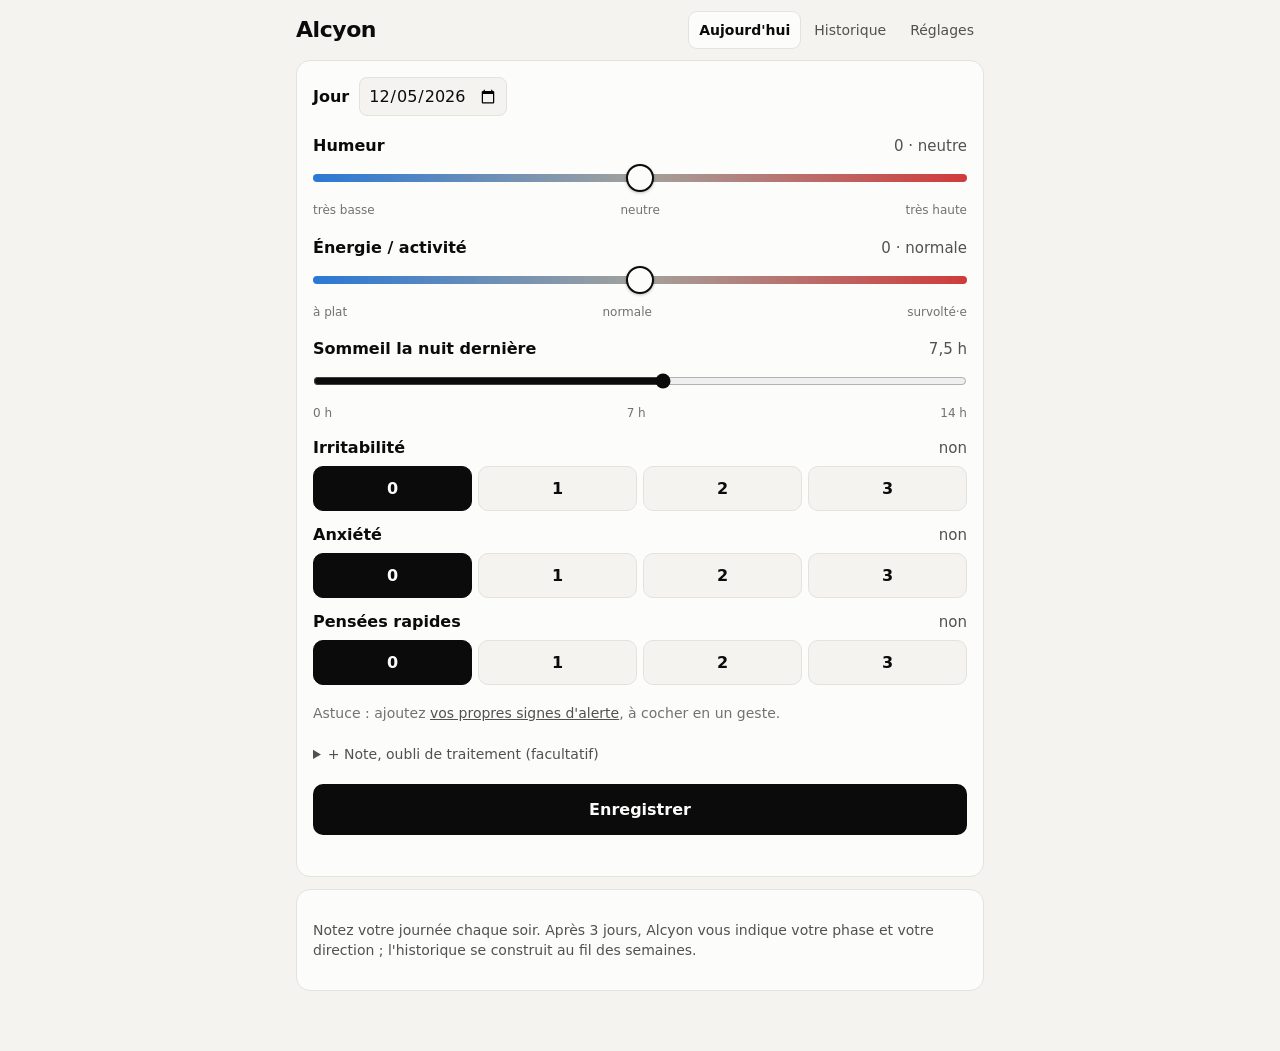
<file: index.html>
<!doctype html>
<html lang="fr">
<head>
<meta charset="utf-8">
<meta name="viewport" content="width=device-width, initial-scale=1, viewport-fit=cover">
<title>Alcyon – Humeur du jour</title>
<meta name="description" content="Suivi quotidien de l'humeur pour la bipolarité, en 5 secondes par jour.">
<!-- Verrou de confidentialité : la page ne peut charger que ses propres fichiers
     et ne peut envoyer aucune requête réseau (connect-src 'none'). -->
<meta http-equiv="Content-Security-Policy" content="default-src 'self'; script-src 'self'; style-src 'self' 'unsafe-inline'; img-src 'self' data:; connect-src 'none'; form-action 'none'; base-uri 'none'; object-src 'none'">
<meta name="referrer" content="no-referrer">
<meta name="theme-color" content="#f4f3f0" media="(prefers-color-scheme: light)">
<meta name="theme-color" content="#111110" media="(prefers-color-scheme: dark)">
<meta name="apple-mobile-web-app-capable" content="yes">
<meta name="mobile-web-app-capable" content="yes">
<meta name="apple-mobile-web-app-status-bar-style" content="default">
<meta name="apple-mobile-web-app-title" content="Alcyon">
<link rel="manifest" href="manifest.webmanifest">
<link rel="icon" href="icon.svg" type="image/svg+xml">
<link rel="apple-touch-icon" href="icons/apple-touch-icon.png">
<link rel="stylesheet" href="style.css">
</head>
<body>
<header class="top">
  <h1>Alcyon</h1>
  <nav class="tabs" role="tablist">
    <button role="tab" data-tab="today" aria-selected="true">Aujourd'hui</button>
    <button role="tab" data-tab="history" aria-selected="false">Historique</button>
    <button role="tab" data-tab="settings" aria-selected="false">Réglages</button>
  </nav>
</header>

<main>
  <!-- ============ AUJOURD'HUI ============ -->
  <section id="tab-today" class="tab">
    <div id="install" class="card install" hidden></div>
    <form id="entry" class="card" autocomplete="off">
      <div class="row-date">
        <label for="f-date">Jour</label>
        <input type="date" id="f-date" required>
        <span id="f-saved" class="pill" hidden>déjà noté</span>
      </div>
      <div id="slot-picker" class="slot-picker" role="group" aria-label="Moment de la journée" hidden></div>
      <p id="f-slot-note" class="muted small" hidden>Ce jour a plusieurs relevés (matin, après-midi, soir). En enregistrer un seul ici les remplacera par une valeur pour toute la journée.</p>

      <div class="slider" data-key="mood">
        <div class="slider-head"><label for="f-mood">Humeur</label><output id="o-mood"></output></div>
        <input type="range" id="f-mood" min="-3" max="3" step="1">
        <div class="ticks"><span>très basse</span><span>neutre</span><span>très haute</span></div>
      </div>

      <div class="slider" data-key="energy">
        <div class="slider-head"><label for="f-energy">Énergie / activité</label><output id="o-energy"></output></div>
        <input type="range" id="f-energy" min="-3" max="3" step="1">
        <div class="ticks"><span>à plat</span><span>normale</span><span>survolté·e</span></div>
      </div>

      <div class="slider" data-key="sleep">
        <div class="slider-head"><label for="f-sleep">Sommeil la nuit dernière</label><output id="o-sleep"></output></div>
        <input type="range" id="f-sleep" min="0" max="14" step="0.5">
        <div class="ticks"><span>0 h</span><span>7 h</span><span>14 h</span></div>
      </div>

      <div id="symptoms"></div>
      <div id="signs-today" class="signs-today"></div>

      <details class="more">
        <summary>+ Note, oubli de traitement (facultatif)</summary>
        <label class="check"><input type="checkbox" id="f-missed"> Je n'ai pas pris mon traitement</label>
        <p id="f-treat" class="muted small f-treat"></p>
        <textarea id="f-note" rows="2" maxlength="280" placeholder="Événement, stress, alcool, voyage…"></textarea>
      </details>

      <button type="submit" class="primary" id="f-submit">Enregistrer</button>
      <p id="f-toast" class="toast" role="status" aria-live="polite"></p>
    </form>

    <div id="crisis" class="card crisis" hidden></div>
    <div id="status" class="card"></div>
    <div id="alerts"></div>
    <div id="backup-nudge"></div>
  </section>

  <!-- ============ HISTORIQUE ============ -->
  <section id="tab-history" class="tab" hidden>
    <button type="button" id="open-report" class="report-btn">📄 Récapitulatif pour la consultation</button>
    <div class="card">
      <div class="chart-head">
        <h2>Indice d'humeur</h2>
        <div class="seg" role="group" aria-label="Période">
          <button data-range="30" aria-pressed="true">30 j</button>
          <button data-range="90" aria-pressed="false">3 mois</button>
          <button data-range="365" aria-pressed="false">1 an</button>
        </div>
      </div>
      <p class="legend">
        <span class="lg lg-dot"></span>jour
        <span class="lg lg-line"></span>moyenne 7 jours
        <span class="lg lg-high"></span>zone haute
        <span class="lg lg-low"></span>zone basse
        <span id="lg-range" hidden><span class="lg lg-range"></span>écart dans la journée</span>
        <span id="lg-treat" hidden><span class="lg lg-treat"></span>changement de traitement</span>
      </p>
      <div class="chart" id="chart-mood"></div>
      <p id="cal-note" class="muted small cal-note"></p>
    </div>
    <div class="card">
      <h2>Sommeil (heures)</h2>
      <p class="legend"><span class="lg lg-bar"></span>nuit <span class="lg lg-high"></span>nuit courte <span class="lg lg-low"></span>nuit longue <span class="lg lg-base"></span>sommeil habituel</p>
      <div class="chart" id="chart-sleep"></div>
    </div>
    <div class="card" id="card-treat-impact" hidden>
      <h2>Effet des changements de traitement</h2>
      <div id="treat-impact"></div>
    </div>
    <div class="card" id="card-symptoms">
      <h2>Symptômes</h2>
      <p class="legend"><span class="lg lg-s1"></span>un peu <span class="lg lg-s2"></span>nettement <span class="lg lg-s3"></span>beaucoup</p>
      <div class="chart" id="chart-symptoms"></div>
    </div>
    <div class="card">
      <h2>Journal</h2>
      <div class="table-wrap"><table id="log"><thead><tr><th>Jour</th><th>Hum.</th><th>Én.</th><th>Som.</th><th>Indice</th><th>Symptômes</th><th>Note</th></tr></thead><tbody></tbody></table></div>
    </div>
  </section>

  <!-- ============ RÉCAPITULATIF ============ -->
  <section id="tab-report" class="tab" hidden>
    <div class="card no-print report-ctrl">
      <button type="button" class="x back" data-goto="history">← Historique</button>
      <h2>Récapitulatif pour la consultation</h2>
      <div class="report-form">
        <label>Depuis le <input type="date" id="r-from"></label>
        <label>Jusqu'au <input type="date" id="r-to"></label>
        <label class="grow">Nom sur le document (facultatif) <input type="text" id="r-name" maxlength="80"></label>
      </div>
      <div class="btns">
        <button type="button" class="primary-sm" id="r-print">🖨️ Imprimer / PDF</button>
        <button type="button" id="r-share">Partager le fichier (.html)</button>
        <button type="button" id="r-consult">Noter la consultation d'aujourd'hui</button>
      </div>
      <p id="r-toast" class="toast" role="status" aria-live="polite"></p>
      <p class="muted small" id="r-hint">Sur téléphone, « Imprimer » permet aussi d'enregistrer en PDF. Le fichier .html s'ouvre dans n'importe quel navigateur et s'envoie par mail.</p>
    </div>
    <div id="report-body" class="report"></div>
  </section>

  <!-- ============ RÉGLAGES ============ -->
  <section id="tab-settings" class="tab" hidden>
    <form id="settings" class="card">
      <h2>Mes curseurs</h2>
      <p class="muted small" style="margin:0 0 6px">Humeur, énergie et sommeil sont toujours là. Choisissez les autres avec votre psychiatre, idéalement ceux qu'elle ou il vous demande en consultation. Moins il y en a, plus c'est rapide.</p>
      <div id="s-symptoms" class="sym-list"></div>
      <div class="custom-add" id="s-custom">
        <p class="small" style="margin:10px 0 6px"><b>Ajouter un curseur personnalisé</b> <span class="muted">(noté de 0 à 3, jusqu'à 6 curseurs)</span></p>
        <input type="text" id="c-label" maxlength="40" placeholder="Nom (ex. Envie de sortir, Douleurs…)" aria-label="Nom du curseur">
        <input type="text" id="c-hint" maxlength="80" placeholder="Précision (facultatif)" aria-label="Précision">
        <div class="custom-row">
          <select id="c-pole" aria-label="Ce que ce curseur indique">
            <option value="both">Indique : les deux / je ne sais pas</option>
            <option value="high">↑ plutôt une phase haute</option>
            <option value="low">↓ plutôt une phase basse</option>
          </select>
          <button type="button" id="c-add">Ajouter</button>
        </div>
        <p id="c-toast" class="toast" role="status" aria-live="polite"></p>
      </div>
      <h2>Mes repères</h2>
      <label>Sommeil habituel (quand je vais bien)
        <span class="inline"><input type="number" id="s-baseline" min="4" max="12" step="0.5"> h</span>
      </label>
      <h2>Contacts</h2>
      <label>Psychiatre – nom <input type="text" id="s-psy-name"></label>
      <label>Psychiatre – téléphone <input type="tel" id="s-psy-tel"></label>
      <label>Proche de confiance – nom <input type="text" id="s-fam-name"></label>
      <label>Proche de confiance – téléphone <input type="tel" id="s-fam-tel"></label>
      <h2>Relevés dans la journée</h2>
      <p class="muted small" style="margin:0 0 8px">L'humeur peut changer au fil de la journée. Avec plusieurs relevés, l'humeur et l'énergie du jour sont la moyenne de vos relevés, les symptômes le maximum, et les grands écarts dans une même journée sont signalés.</p>
      <div class="seg slot-count" id="s-slot-count" role="group" aria-label="Relevés par jour">
        <button type="button" data-slotcount="1" aria-pressed="true">1 par jour</button>
        <button type="button" data-slotcount="2" aria-pressed="false">2 par jour</button>
        <button type="button" data-slotcount="3" aria-pressed="false">3 par jour</button>
      </div>
      <div id="s-slot-times" class="slot-times"></div>
      <label class="check"><input type="checkbox" id="s-remind"> M'envoyer une notification à ces heures</label>
      <div id="ios-remind" class="ios-remind" hidden>
        <p class="small"><b>Sur iPhone, ces notifications ne partent pas si l'app est fermée</b> : iOS met les apps web en pause dès qu'on les quitte. Pour un rappel fiable, créez-le dans l'app <b>Rappels</b> :</p>
        <ol class="small">
          <li>Rappels → <b>Nouveau rappel</b> : « Noter mon humeur dans Alcyon ».</li>
          <li>Touchez <b>ⓘ</b>, activez <b>Date</b> et <b>Heure</b>, choisissez l'heure ci-dessus.</li>
          <li><b>Répéter</b> → <b>Tous les jours</b>, puis <b>OK</b>. Un rappel par moment si vous notez plusieurs fois par jour.</li>
        </ol>
      </div>
      <p class="muted small" style="margin:0">Les notifications partent si vous n'avez pas encore noté ce moment-là. Sans serveur (vos données ne quittent pas le téléphone), elles ne fonctionnent que si l'app est ouverte ou encore en arrière-plan : iOS la met vite en veille.</p>
      <button type="submit" class="primary">Enregistrer les réglages</button>
      <p id="s-toast" class="toast" role="status" aria-live="polite"></p>
    </form>

    <div class="card" id="treat-card">
      <h2>Mon traitement</h2>
      <div id="treat-current"></div>
      <div id="treat-editor" class="treat-editor" hidden>
        <h3 id="te-title">Changement de traitement</h3>
        <label class="te-date">À partir du <input type="date" id="te-date"></label>
        <div id="te-lines"></div>
        <button type="button" id="te-add">+ Ajouter un médicament</button>
        <label class="plan-label">Pourquoi ce changement ? <span class="muted">(facultatif)</span>
          <textarea id="te-note" rows="2" maxlength="300" placeholder="Ex. : dose augmentée par le Dr X après la phase basse ; arrêt pour effets secondaires…"></textarea></label>
        <div class="btns">
          <button type="button" class="primary-sm" id="te-save">Enregistrer</button>
          <button type="button" id="te-cancel">Annuler</button>
        </div>
        <datalist id="med-names">
          <option value="Lithium"><option value="Téralithe (lithium)"><option value="Lamotrigine (Lamictal)"><option value="Valproate (Dépakote)">
          <option value="Divalproate (Dépakote)"><option value="Quétiapine (Xeroquel)"><option value="Aripiprazole (Abilify)">
          <option value="Olanzapine (Zyprexa)"><option value="Rispéridone (Risperdal)"><option value="Carbamazépine (Tégrétol)">
          <option value="Lurasidone (Latuda)"><option value="Cariprazine (Reagila)"><option value="Mélatonine">
        </datalist>
      </div>
      <p id="treat-toast" class="toast" role="status" aria-live="polite"></p>
      <div id="treat-history"></div>
    </div>

    <div class="card" id="signs-card">
      <h2>Mes signes</h2>
      <p class="muted small">Les petits changements qui, chez <b>vous</b>, annoncent une phase haute ou basse, et ceux qui montrent que vous êtes stable. À choisir idéalement avec votre psychiatre ou vos proches. Ils apparaîtront sur la saisie du soir, à cocher en un geste.</p>
      <ul id="signs-list" class="signs-list"></ul>
      <form id="sign-add" class="sign-add">
        <input type="text" id="sign-text" maxlength="80" placeholder="Ex. : je range toute la maison la nuit" aria-label="Nouveau signe">
        <select id="sign-pole" aria-label="Phase"><option value="high">↑ phase haute</option><option value="low">↓ phase basse</option><option value="mid">= stable (tout va bien)</option></select>
        <button type="submit">Ajouter</button>
      </form>
      <p class="small" style="margin:10px 0 4px"><b>Suggestions</b> <span class="muted">(touchez pour ajouter)</span></p>
      <div id="signs-suggest" class="suggest-list"></div>
      <h2 style="margin-top:16px">Mon plan d'action</h2>
      <p class="muted small">Ce que vous avez convenu de faire quand ça monte ou quand ça descend. Il s'affichera avec les alertes.</p>
      <label class="plan-label">Si je pars en phase haute
        <textarea id="s-plan-high" rows="3" maxlength="1000" placeholder="Ex. : je me couche à 23 h sans écran, je reporte les achats de plus de 50 €, j'appelle le Dr X dans les 48 h, je préviens Léa."></textarea></label>
      <label class="plan-label">Si je pars en phase basse
        <textarea id="s-plan-low" rows="3" maxlength="1000" placeholder="Ex. : je sors marcher 20 min le matin, je garde mes horaires de lever, j'appelle un proche chaque jour, rendez-vous avec le Dr X."></textarea></label>
      <p id="signs-toast" class="toast" role="status" aria-live="polite"></p>
    </div>

    <div class="card" id="cal-card">
      <h2>Ma façon de noter</h2>
      <p class="muted small">Chacun utilise les curseurs à sa façon. Alcyon apprend la vôtre sur les 6 derniers mois : si vous ne notez presque jamais un symptôme, un 1 compte déjà comme un signal ; si vous le notez souvent à 3, il faudra s'écarter davantage pour déclencher une alerte. Pour l'humeur, l'énergie et le sommeil, l'ajustement peut seulement rendre Alcyon plus attentif, jamais moins : une longue phase basse ou haute ne peut pas devenir « la normale ».</p>
      <label class="check"><input type="checkbox" id="s-calibrate"> Ajuster les calculs à ma façon de noter</label>
      <div id="cal-detail"></div>
    </div>

    <div class="card" id="install-help">
      <h2>Installer l'app sur le téléphone</h2>
      <div id="install-state" class="small"></div>
      <p class="small"><b>iPhone / iPad</b> : ouvrez ce site dans Safari, touchez le bouton <b>Partager</b> <span aria-hidden="true">(carré avec une flèche ↑)</span>, puis <b>« Sur l'écran d'accueil »</b> et <b>Ajouter</b>.</p>
      <p class="small"><b>Android</b> : dans Chrome, touchez <b>⋮</b> puis <b>« Installer l'application »</b> (ou « Ajouter à l'écran d'accueil »).</p>
      <p class="muted small">Installez-la <b>avant</b> de commencer le suivi : sur iPhone, l'app installée et Safari ont chacun leur propre stockage. Une fois installée, l'app fonctionne aussi hors connexion.</p>
    </div>

    <div class="card">
      <h2>Mes données</h2>
      <p class="muted">Tout reste sur cet appareil, dans le stockage du navigateur : pas de compte, pas de serveur, pas de base de données. La page est verrouillée pour ne pouvoir envoyer aucune requête sur internet. Pensez à exporter régulièrement une sauvegarde.</p>
      <p id="d-persist" class="muted small"></p>
      <p id="d-last" class="small"></p>
      <div class="btns">
        <button id="d-export">💾 Sauvegarder (.json)</button>
        <label class="btn">📂 Importer une sauvegarde<input type="file" id="d-import" accept="application/json,.json,text/plain" hidden></label>
        <button id="d-csv">Exporter pour le psychiatre (.csv)</button>
        <a class="btn" href="./?demo">Voir une démo (1 an de données fictives)</a>
        <button id="d-wipe" class="danger">Tout effacer</button>
      </div>
      <div id="d-import-panel" class="import-panel" hidden></div>
      <p class="muted small">La sauvegarde contient vos relevés et vos réglages (curseurs, contacts). Gardez-la dans un endroit à vous : Fichiers / iCloud Drive, Google Drive, ou un mail à vous-même. Elle sert aussi à passer d'un téléphone à l'autre.</p>
    </div>

    <div class="card">
      <h2>Comment c'est calculé</h2>
      <ul class="muted small">
        <li><b>Indice du jour</b> (−3 à +3) = 50 % humeur + 30 % énergie + 20 % écart de sommeil (dormir 1 h de moins que d'habitude compte +1, dormir plus compte −1). Inspiré de la <i>NIMH Life Chart Method</i> et des échelles de l'étude MONARCA.</li>
        <li><b>Phase</b> : moyenne des 7 derniers jours notés. ≥ +1 haute, ≥ +0,5 tendance haute, ≤ −0,5 tendance basse, ≤ −1 basse.</li>
        <li><b>Direction</b> : pente de la droite de tendance sur 7 jours.</li>
        <li><b>Symptômes</b> (0 à 3) : ils ne changent pas l'indice, pour qu'il reste comparable même si vous changez vos curseurs, mais ils déclenchent des alertes.</li>
        <li><b>Alertes</b> : 4 jours d'affilée en zone haute (durée d'un épisode hypomaniaque), sommeil réduit de 2 h ou plus avec énergie haute (signe précoce le plus fiable), pensées rapides ou impulsivité répétées, signes mixtes (humeur basse + agitation, irritabilité, anxiété ou pensées rapides), 7 et 14 jours en zone basse, changement brutal.</li>
      </ul>
      <p class="small">📄 Méthode : <a href="methodologie-resume.html">version courte</a> · <a href="methodologie.html">version complète et sources</a> <span class="muted">(à faire relire par un·e psychiatre)</span></p>
      <p class="muted small"><b>Alcyon n'est pas un outil de diagnostic</b> et ne remplace pas l'avis de votre psychiatre. Il aide à repérer des tendances et à en parler.</p>
      <p class="muted small about-name"><b>Pourquoi « Alcyon » ?</b> Dans la mythologie grecque, l'alcyon est l'oiseau qui fait son nid sur la mer en plein hiver ; les dieux calment alors les flots pendant quelques jours, les « jours alcyoniens ». Des jours de calme au milieu des tempêtes : c'est ce qu'on cherche à protéger.</p>
    </div>
  </section>
</main>

<div id="tooltip" class="tooltip" hidden></div>
<script src="app.js"></script>
</body>
</html>
</file>
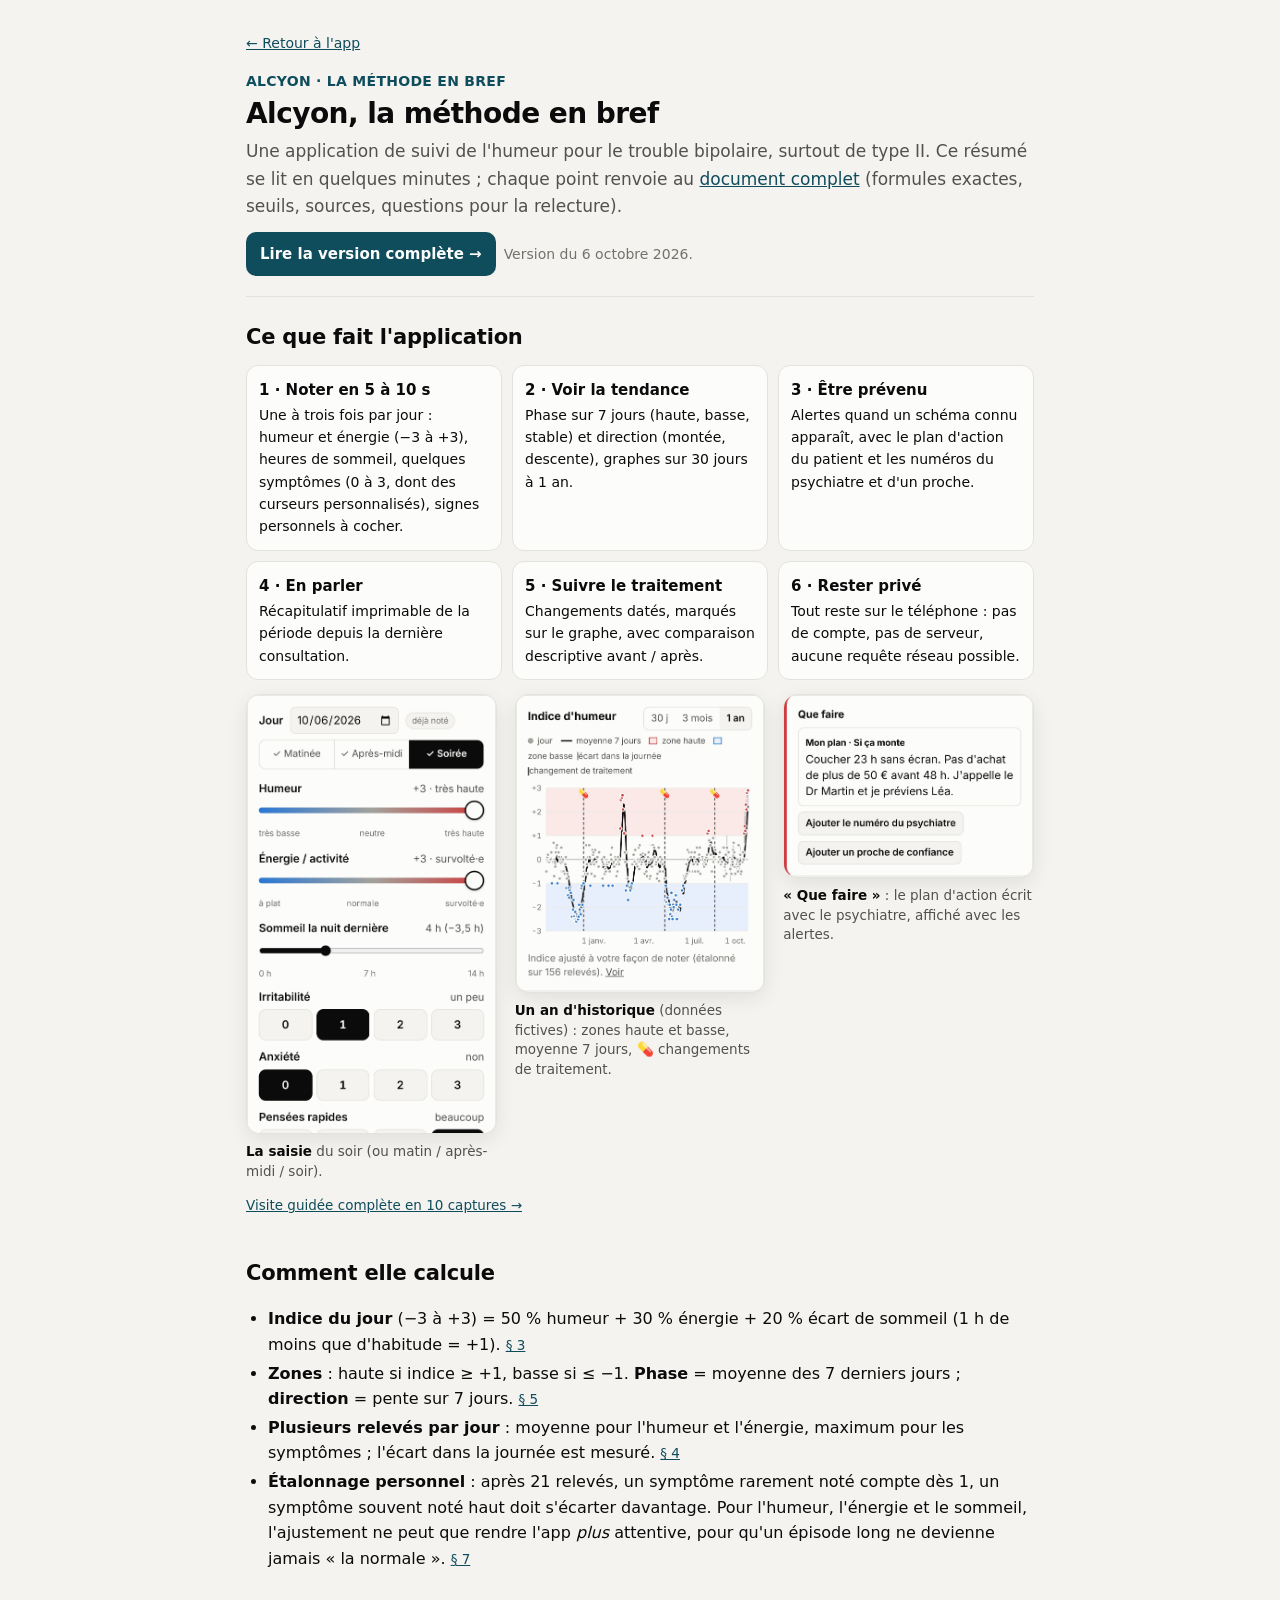
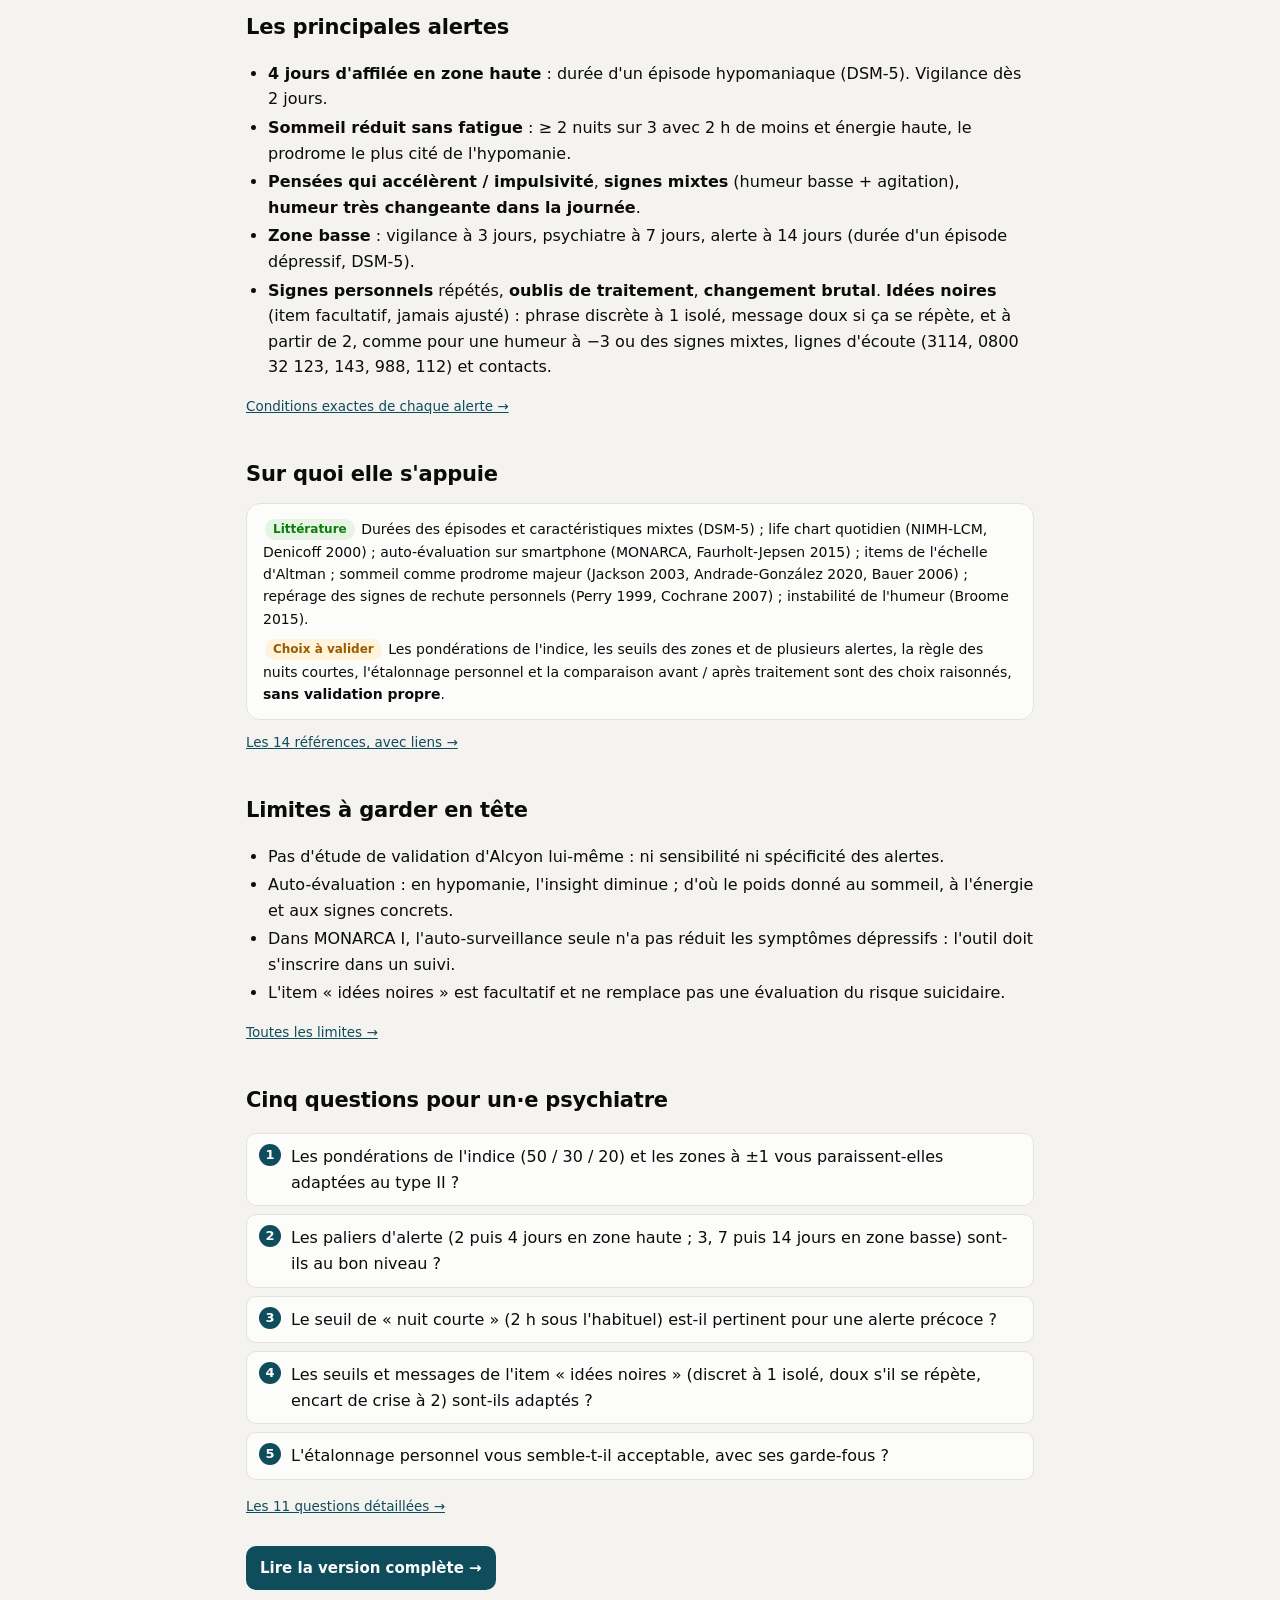
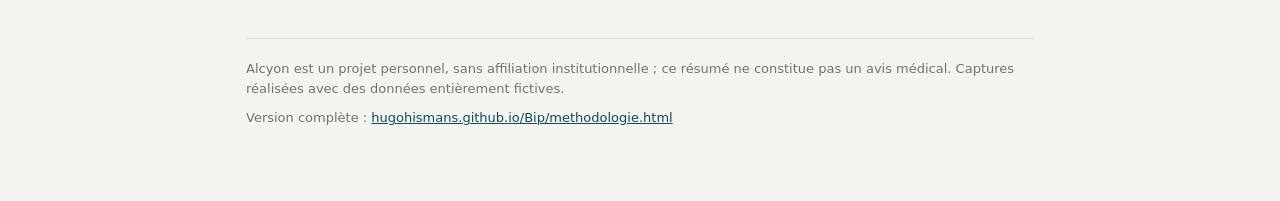
<file: methodologie-resume.html>
<!doctype html>
<html lang="fr">
<head>
<meta charset="utf-8">
<meta name="viewport" content="width=device-width, initial-scale=1">
<meta http-equiv="Content-Security-Policy" content="default-src 'self'; style-src 'self' 'unsafe-inline'; img-src 'self' data:; script-src 'none'; connect-src 'none'; base-uri 'none'; object-src 'none'">
<meta name="referrer" content="no-referrer">
<title>Alcyon – Méthode en bref</title>
<meta name="description" content="Résumé de la méthode d'Alcyon : ce que fait l'app, comment elle calcule, sur quoi elle s'appuie et ce qui reste à valider.">
<link rel="icon" href="icon.svg" type="image/svg+xml">
<style>
:root {
  color-scheme: light;
  --bg: #f4f3f0; --surface: #fcfcfb; --border: #e3e2dd; --grid: #ecebe7;
  --text: #0b0b0b; --text-2: #52514e; --muted: #73726c;
  --lit: #0a7d0a; --lit-bg: #e5f4e3;
  --adapt: #2a78d6; --adapt-bg: #e6effb;
  --choice: #9a5b00; --choice-bg: #fff3dc;
  --accent: #0f4c5c;
}
@media (prefers-color-scheme: dark) {
  :root:not([data-theme="light"]) {
    color-scheme: dark;
    --bg: #111110; --surface: #1a1a19; --border: #2e2e2c; --grid: #262624;
    --text: #ffffff; --text-2: #c3c2b7; --muted: #9a998f;
    --lit: #4cc24c; --lit-bg: #1c2f1b; --adapt: #5b9cec; --adapt-bg: #1d2a3b;
    --choice: #f0b04a; --choice-bg: #3a2f14; --accent: #7fc4d4;
  }
}
:root[data-theme="dark"] {
  color-scheme: dark;
  --bg: #111110; --surface: #1a1a19; --border: #2e2e2c; --grid: #262624;
  --text: #ffffff; --text-2: #c3c2b7; --muted: #9a998f;
  --lit: #4cc24c; --lit-bg: #1c2f1b; --adapt: #5b9cec; --adapt-bg: #1d2a3b;
  --choice: #f0b04a; --choice-bg: #3a2f14; --accent: #7fc4d4;
}
* { box-sizing: border-box; }
html { -webkit-text-size-adjust: 100%; }
body { margin: 0; background: var(--bg); color: var(--text); font: 16px/1.6 system-ui, -apple-system, "Segoe UI", Roboto, sans-serif; }
main { max-width: 820px; margin: 0 auto; padding: 24px 16px 64px; }
header.doc { padding: 8px 0 16px; border-bottom: 1px solid var(--border); margin-bottom: 8px; }
header.doc .kicker { color: var(--accent); font-weight: 600; font-size: 14px; letter-spacing: .02em; }
h1 { font-size: 28px; line-height: 1.2; margin: 4px 0 8px; letter-spacing: -0.02em; }
h2 { font-size: 21px; margin: 40px 0 8px; letter-spacing: -0.01em; scroll-margin-top: 16px; }
h3 { font-size: 16px; margin: 22px 0 6px; }
p { margin: 8px 0; }
.lede { color: var(--text-2); font-size: 17px; }
.muted { color: var(--muted); }
.small { font-size: 14px; }
a { color: var(--accent); }
code, .f { font-family: ui-monospace, SFMono-Regular, Menlo, Consolas, monospace; font-size: 14px; }
.f { display: block; background: var(--surface); border: 1px solid var(--border); border-radius: 10px; padding: 12px 14px; margin: 10px 0; white-space: pre; overflow-x: auto; font-size: 13px; line-height: 1.55; }
@media print { .f { white-space: pre-wrap; } }
.card { background: var(--surface); border: 1px solid var(--border); border-radius: 14px; padding: 14px 16px; margin: 12px 0; }
.tag { display: inline-block; font-size: 12px; font-weight: 600; border-radius: 99px; padding: 1px 8px; margin: 0 2px; white-space: nowrap; vertical-align: 1px; }
.tag.lit { color: var(--lit); background: var(--lit-bg); }
.tag.adapt { color: var(--adapt); background: var(--adapt-bg); }
.tag.choice { color: var(--choice); background: var(--choice-bg); }
.legend-tags { display: grid; gap: 6px; font-size: 14px; }
.toc ol { margin: 6px 0; padding-left: 22px; columns: 2; column-gap: 32px; font-size: 15px; }
@media (max-width: 560px) { .toc ol { columns: 1; } }
.table-wrap { overflow-x: auto; margin: 10px 0; }
table { border-collapse: collapse; width: 100%; font-size: 14px; }
th, td { text-align: left; vertical-align: top; padding: 8px 8px; border-bottom: 1px solid var(--grid); }
thead th { color: var(--muted); font-weight: 500; border-bottom: 1px solid var(--border); }
tbody th { font-weight: 600; }
td .tag { margin-top: 2px; }
ul, ol { padding-left: 22px; }
li { margin: 4px 0; }
.q { counter-reset: q; list-style: none; padding: 0; }
.q li { counter-increment: q; position: relative; padding: 10px 12px 10px 44px; border: 1px solid var(--border); border-radius: 10px; background: var(--surface); margin: 8px 0; }
.q li::before { content: counter(q); position: absolute; left: 12px; top: 10px; width: 22px; height: 22px; border-radius: 50%; background: var(--accent); color: var(--surface); font-size: 13px; font-weight: 700; text-align: center; line-height: 22px; }
.refs li { margin: 8px 0; font-size: 15px; }
.steps { display: grid; grid-template-columns: repeat(auto-fit, minmax(170px, 1fr)); gap: 10px; margin: 12px 0; padding: 0; list-style: none; counter-reset: st; }
.steps li { counter-increment: st; background: var(--surface); border: 1px solid var(--border); border-radius: 12px; padding: 12px; margin: 0; font-size: 14px; }
.steps li::before { content: counter(st); display: inline-block; width: 22px; height: 22px; border-radius: 50%; background: var(--accent); color: var(--surface); font-weight: 700; font-size: 13px; text-align: center; line-height: 22px; margin-right: 6px; }
.steps b { font-size: 15px; }
.shots { display: grid; grid-template-columns: repeat(auto-fill, minmax(230px, 1fr)); gap: 18px; margin: 14px 0; align-items: start; }
.shots.wide { grid-template-columns: repeat(auto-fill, minmax(300px, 1fr)); }
figure { margin: 0; }
figure img { display: block; width: 100%; height: auto; border-radius: 14px; border: 1px solid var(--border); box-shadow: 0 6px 20px rgba(0,0,0,.08); background: #fcfcfb; }
figure.tall img { max-height: 620px; object-fit: cover; object-position: top; }
figcaption { font-size: 13.5px; color: var(--text-2); margin-top: 8px; line-height: 1.45; }
figcaption b { color: var(--text); }
.note-demo { font-size: 13px; color: var(--muted); }
footer { margin-top: 48px; padding-top: 12px; border-top: 1px solid var(--border); color: var(--muted); font-size: 13px; }
.back { font-size: 14px; }
@media print {
  :root, html:root:not([data-print]) { color-scheme: light; --bg: #fff; --surface: #fff; --text: #000; --text-2: #333; --muted: #555; --border: #ccc; --grid: #ddd; --accent: #0f4c5c;
    --lit: #0a7d0a; --lit-bg: #e5f4e3; --adapt: #2a78d6; --adapt-bg: #e6effb; --choice: #9a5b00; --choice-bg: #fff3dc; }
  * { -webkit-print-color-adjust: exact; print-color-adjust: exact; }
  body { font-size: 11pt; }
  main { max-width: none; padding: 0; }
  .back { display: none; }
  h2 { break-after: avoid; }
  .card, tr, .q li, figure, .steps li { break-inside: avoid; }
  .steps { grid-template-columns: repeat(4, 1fr); }
  .shots { grid-template-columns: repeat(3, 1fr); gap: 10px; }
  .shots.wide { grid-template-columns: repeat(2, 1fr); }
  figure img { box-shadow: none; }
  figure.tall img { max-height: 120mm; }
  a { color: inherit; text-decoration: none; }
  .refs a::after { content: " — " attr(href); font-size: 9pt; color: #555; word-break: break-all; }
  @page { margin: 16mm; }
}
</style>
<style>
.hero-cta { display: flex; flex-wrap: wrap; gap: 8px; align-items: center; margin: 12px 0 4px; }
.btn-full { display: inline-block; background: var(--accent); color: var(--surface); text-decoration: none; font-weight: 600; font-size: 15px; padding: 10px 14px; border-radius: 10px; }
.key { display: grid; grid-template-columns: repeat(auto-fit, minmax(200px, 1fr)); gap: 10px; margin: 10px 0; }
.key div { background: var(--surface); border: 1px solid var(--border); border-radius: 12px; padding: 12px; font-size: 14px; }
.key b { display: block; font-size: 15px; margin-bottom: 2px; }
.more { font-size: 13.5px; }
.shots.three { grid-template-columns: repeat(auto-fill, minmax(200px, 1fr)); }
ul.tight li { margin: 3px 0; }
@media print {
  .key { grid-template-columns: repeat(3, 1fr); gap: 6px; }
  .key div { padding: 8px 10px; font-size: 12.5px; }
  .shots.three { grid-template-columns: repeat(3, 1fr); gap: 10px; }
  .shots.three img { max-height: 62mm !important; object-fit: cover; object-position: top; }
  .btn-full { color: #fff; }
  .print-url { display: block !important; }
}
.print-url { display: none; font-size: 12px; color: var(--muted); word-break: break-all; }
</style>
</head>
<body>
<main>
<p class="back"><a href="./">← Retour à l'app</a></p>

<header class="doc">
  <div class="kicker">ALCYON · LA MÉTHODE EN BREF</div>
  <h1>Alcyon, la méthode en bref</h1>
  <p class="lede">Une application de suivi de l'humeur pour le trouble bipolaire, surtout de type II. Ce résumé se lit en quelques minutes ; chaque point renvoie au <a href="https://hugohismans.github.io/Bip/methodologie.html">document complet</a> (formules exactes, seuils, sources, questions pour la relecture).</p>
  <div class="hero-cta"><a class="btn-full" href="https://hugohismans.github.io/Bip/methodologie.html">Lire la version complète →</a> <span class="small muted">Version du 6 octobre 2026.</span></div>
  <span class="print-url">Version complète : https://hugohismans.github.io/Bip/methodologie.html</span>
</header>

<h2 style="margin-top:24px">Ce que fait l'application</h2>
<div class="key">
  <div><b>1 · Noter en 5 à 10 s</b>Une à trois fois par jour : humeur et énergie (−3 à +3), heures de sommeil, quelques symptômes (0 à 3, dont des curseurs personnalisés), signes personnels à cocher.</div>
  <div><b>2 · Voir la tendance</b>Phase sur 7 jours (haute, basse, stable) et direction (montée, descente), graphes sur 30 jours à 1 an.</div>
  <div><b>3 · Être prévenu</b>Alertes quand un schéma connu apparaît, avec le plan d'action du patient et les numéros du psychiatre et d'un proche.</div>
  <div><b>4 · En parler</b>Récapitulatif imprimable de la période depuis la dernière consultation.</div>
  <div><b>5 · Suivre le traitement</b>Changements datés, marqués sur le graphe, avec comparaison descriptive avant / après.</div>
  <div><b>6 · Rester privé</b>Tout reste sur le téléphone : pas de compte, pas de serveur, aucune requête réseau possible.</div>
</div>

<div class="shots three">
  <figure><img src="docs/01-saisie.jpg" alt="Écran de saisie" width="1074" height="3636" loading="lazy" style="max-height:440px;object-fit:cover;object-position:top">
    <figcaption><b>La saisie</b> du soir (ou matin / après-midi / soir).</figcaption></figure>
  <figure><img src="docs/04-annee.jpg" alt="Graphe sur un an" width="1074" height="1284" loading="lazy">
    <figcaption><b>Un an d'historique</b> (données fictives) : zones haute et basse, moyenne 7 jours, 💊 changements de traitement.</figcaption></figure>
  <figure><img src="docs/03-que-faire.jpg" alt="Carte Que faire" width="1074" height="786" loading="lazy">
    <figcaption><b>« Que faire »</b> : le plan d'action écrit avec le psychiatre, affiché avec les alertes.</figcaption></figure>
</div>
<p class="more"><a href="https://hugohismans.github.io/Bip/methodologie.html#bref">Visite guidée complète en 10 captures →</a></p>

<h2>Comment elle calcule</h2>
<ul class="tight">
  <li><b>Indice du jour</b> (−3 à +3) = 50 % humeur + 30 % énergie + 20 % écart de sommeil (1 h de moins que d'habitude = +1). <a class="more" href="https://hugohismans.github.io/Bip/methodologie.html#indice">§ 3</a></li>
  <li><b>Zones</b> : haute si indice ≥ +1, basse si ≤ −1. <b>Phase</b> = moyenne des 7 derniers jours ; <b>direction</b> = pente sur 7 jours. <a class="more" href="https://hugohismans.github.io/Bip/methodologie.html#phase">§ 5</a></li>
  <li><b>Plusieurs relevés par jour</b> : moyenne pour l'humeur et l'énergie, maximum pour les symptômes ; l'écart dans la journée est mesuré. <a class="more" href="https://hugohismans.github.io/Bip/methodologie.html#multi">§ 4</a></li>
  <li><b>Étalonnage personnel</b> : après 21 relevés, un symptôme rarement noté compte dès 1, un symptôme souvent noté haut doit s'écarter davantage. Pour l'humeur, l'énergie et le sommeil, l'ajustement ne peut que rendre l'app <i>plus</i> attentive, pour qu'un épisode long ne devienne jamais « la normale ». <a class="more" href="https://hugohismans.github.io/Bip/methodologie.html#etalonnage">§ 7</a></li>
</ul>

<h2>Les principales alertes</h2>
<ul class="tight">
  <li><b>4 jours d'affilée en zone haute</b> : durée d'un épisode hypomaniaque (DSM-5). Vigilance dès 2 jours.</li>
  <li><b>Sommeil réduit sans fatigue</b> : ≥ 2 nuits sur 3 avec 2 h de moins et énergie haute, le prodrome le plus cité de l'hypomanie.</li>
  <li><b>Pensées qui accélèrent / impulsivité</b>, <b>signes mixtes</b> (humeur basse + agitation), <b>humeur très changeante dans la journée</b>.</li>
  <li><b>Zone basse</b> : vigilance à 3 jours, psychiatre à 7 jours, alerte à 14 jours (durée d'un épisode dépressif, DSM-5).</li>
  <li><b>Signes personnels</b> répétés, <b>oublis de traitement</b>, <b>changement brutal</b>. <b>Idées noires</b> (item facultatif, jamais ajusté) : phrase discrète à 1 isolé, message doux si ça se répète, et à partir de 2, comme pour une humeur à −3 ou des signes mixtes, lignes d'écoute (3114, 0800 32 123, 143, 988, 112) et contacts.</li>
</ul>
<p class="more"><a href="https://hugohismans.github.io/Bip/methodologie.html#alertes">Conditions exactes de chaque alerte →</a></p>

<h2>Sur quoi elle s'appuie</h2>
<div class="card small">
  <p style="margin-top:0"><span class="tag lit">Littérature</span> Durées des épisodes et caractéristiques mixtes (DSM-5) ; life chart quotidien (NIMH-LCM, Denicoff 2000) ; auto-évaluation sur smartphone (MONARCA, Faurholt-Jepsen 2015) ; items de l'échelle d'Altman ; sommeil comme prodrome majeur (Jackson 2003, Andrade-González 2020, Bauer 2006) ; repérage des signes de rechute personnels (Perry 1999, Cochrane 2007) ; instabilité de l'humeur (Broome 2015).</p>
  <p style="margin-bottom:0"><span class="tag choice">Choix à valider</span> Les pondérations de l'indice, les seuils des zones et de plusieurs alertes, la règle des nuits courtes, l'étalonnage personnel et la comparaison avant / après traitement sont des choix raisonnés, <b>sans validation propre</b>.</p>
</div>
<p class="more"><a href="https://hugohismans.github.io/Bip/methodologie.html#refs">Les 14 références, avec liens →</a></p>

<h2>Limites à garder en tête</h2>
<ul class="tight">
  <li>Pas d'étude de validation d'Alcyon lui-même : ni sensibilité ni spécificité des alertes.</li>
  <li>Auto-évaluation : en hypomanie, l'insight diminue ; d'où le poids donné au sommeil, à l'énergie et aux signes concrets.</li>
  <li>Dans MONARCA I, l'auto-surveillance seule n'a pas réduit les symptômes dépressifs : l'outil doit s'inscrire dans un suivi.</li>
  <li>L'item « idées noires » est facultatif et ne remplace pas une évaluation du risque suicidaire.</li>
</ul>
<p class="more"><a href="https://hugohismans.github.io/Bip/methodologie.html#limites">Toutes les limites →</a></p>

<h2>Cinq questions pour un·e psychiatre</h2>
<ol class="q">
  <li>Les pondérations de l'indice (50 / 30 / 20) et les zones à ±1 vous paraissent-elles adaptées au type II ?</li>
  <li>Les paliers d'alerte (2 puis 4 jours en zone haute ; 3, 7 puis 14 jours en zone basse) sont-ils au bon niveau ?</li>
  <li>Le seuil de « nuit courte » (2 h sous l'habituel) est-il pertinent pour une alerte précoce ?</li>
  <li>Les seuils et messages de l'item « idées noires » (discret à 1 isolé, doux s'il se répète, encart de crise à 2) sont-ils adaptés ?</li>
  <li>L'étalonnage personnel vous semble-t-il acceptable, avec ses garde-fous ?</li>
</ol>
<p class="more"><a href="https://hugohismans.github.io/Bip/methodologie.html#questions">Les 11 questions détaillées →</a></p>

<div class="hero-cta" style="margin-top:28px"><a class="btn-full" href="https://hugohismans.github.io/Bip/methodologie.html">Lire la version complète →</a></div>

<footer>
  <p>Alcyon est un projet personnel, sans affiliation institutionnelle ; ce résumé ne constitue pas un avis médical. Captures réalisées avec des données entièrement fictives.</p>
  <p>Version complète : <a href="https://hugohismans.github.io/Bip/methodologie.html">hugohismans.github.io/Bip/methodologie.html</a></p>
</footer>
</main>
</body>
</html>
</file>
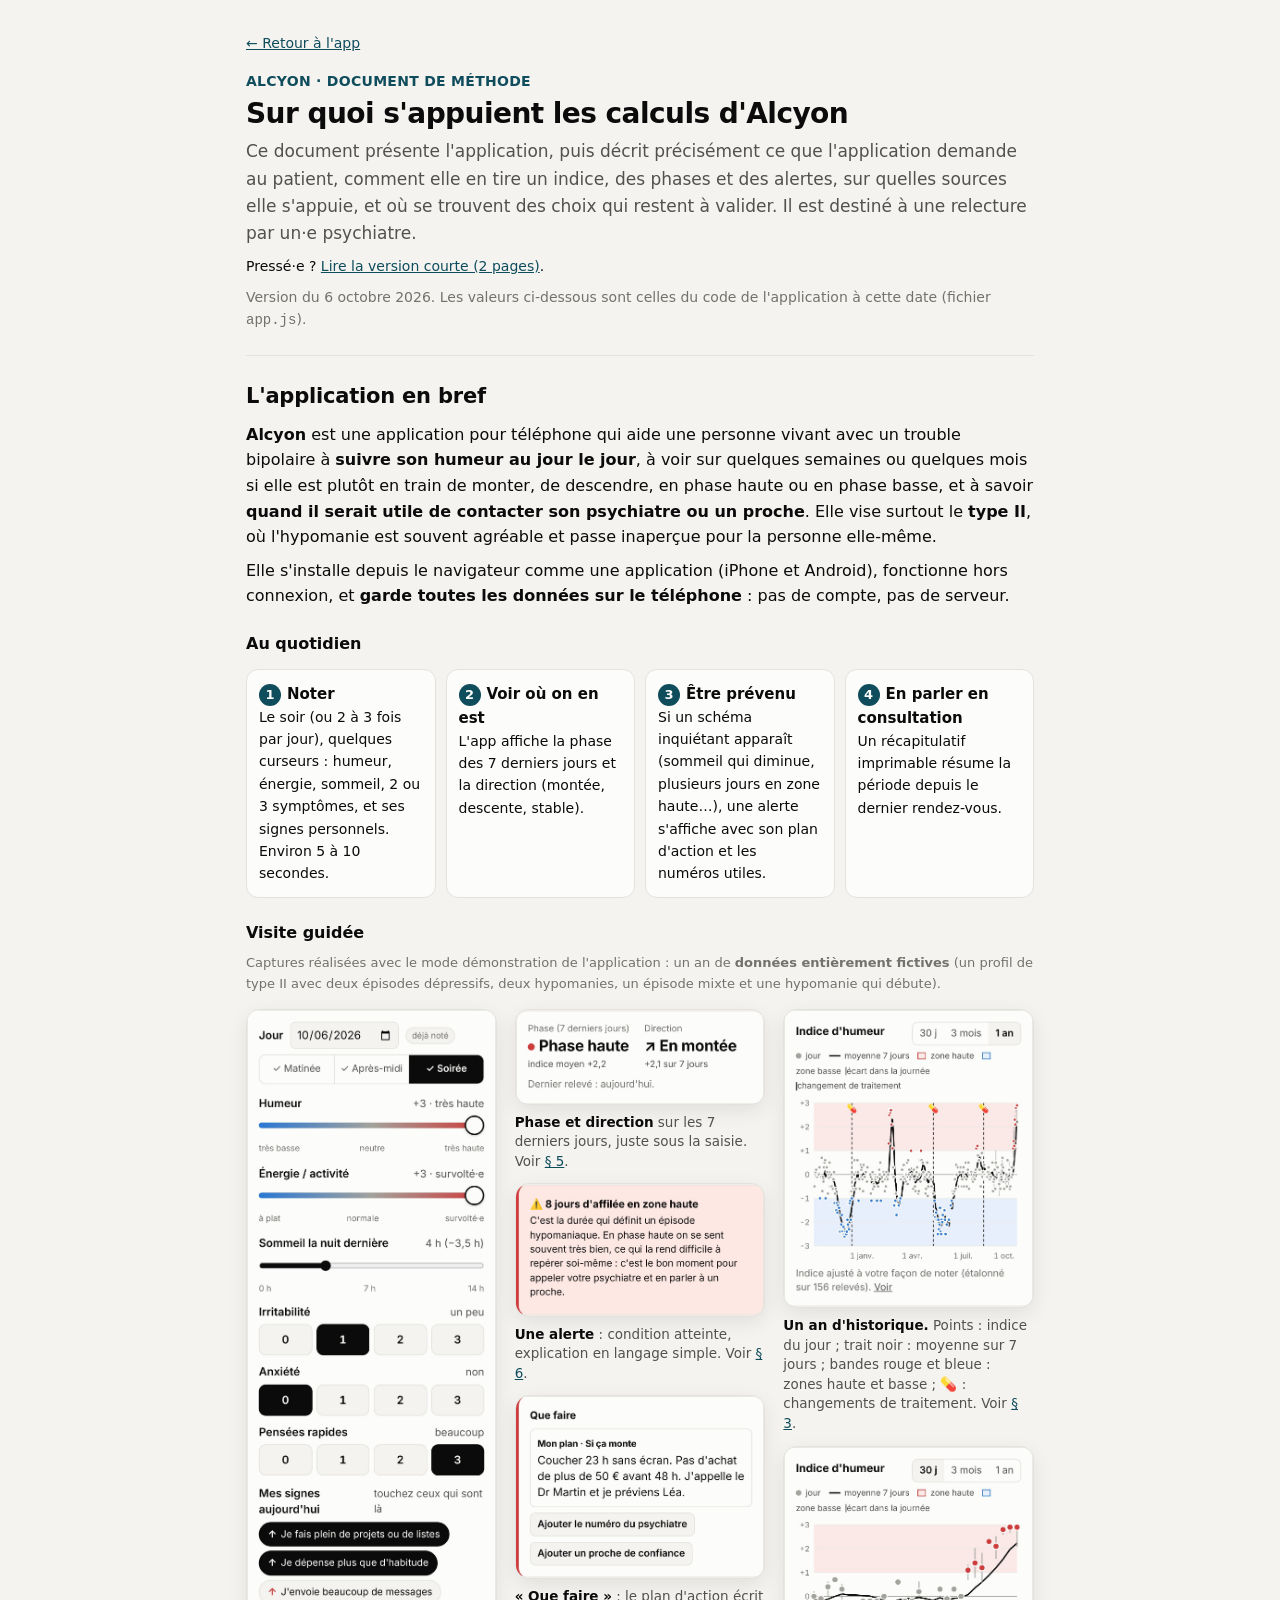
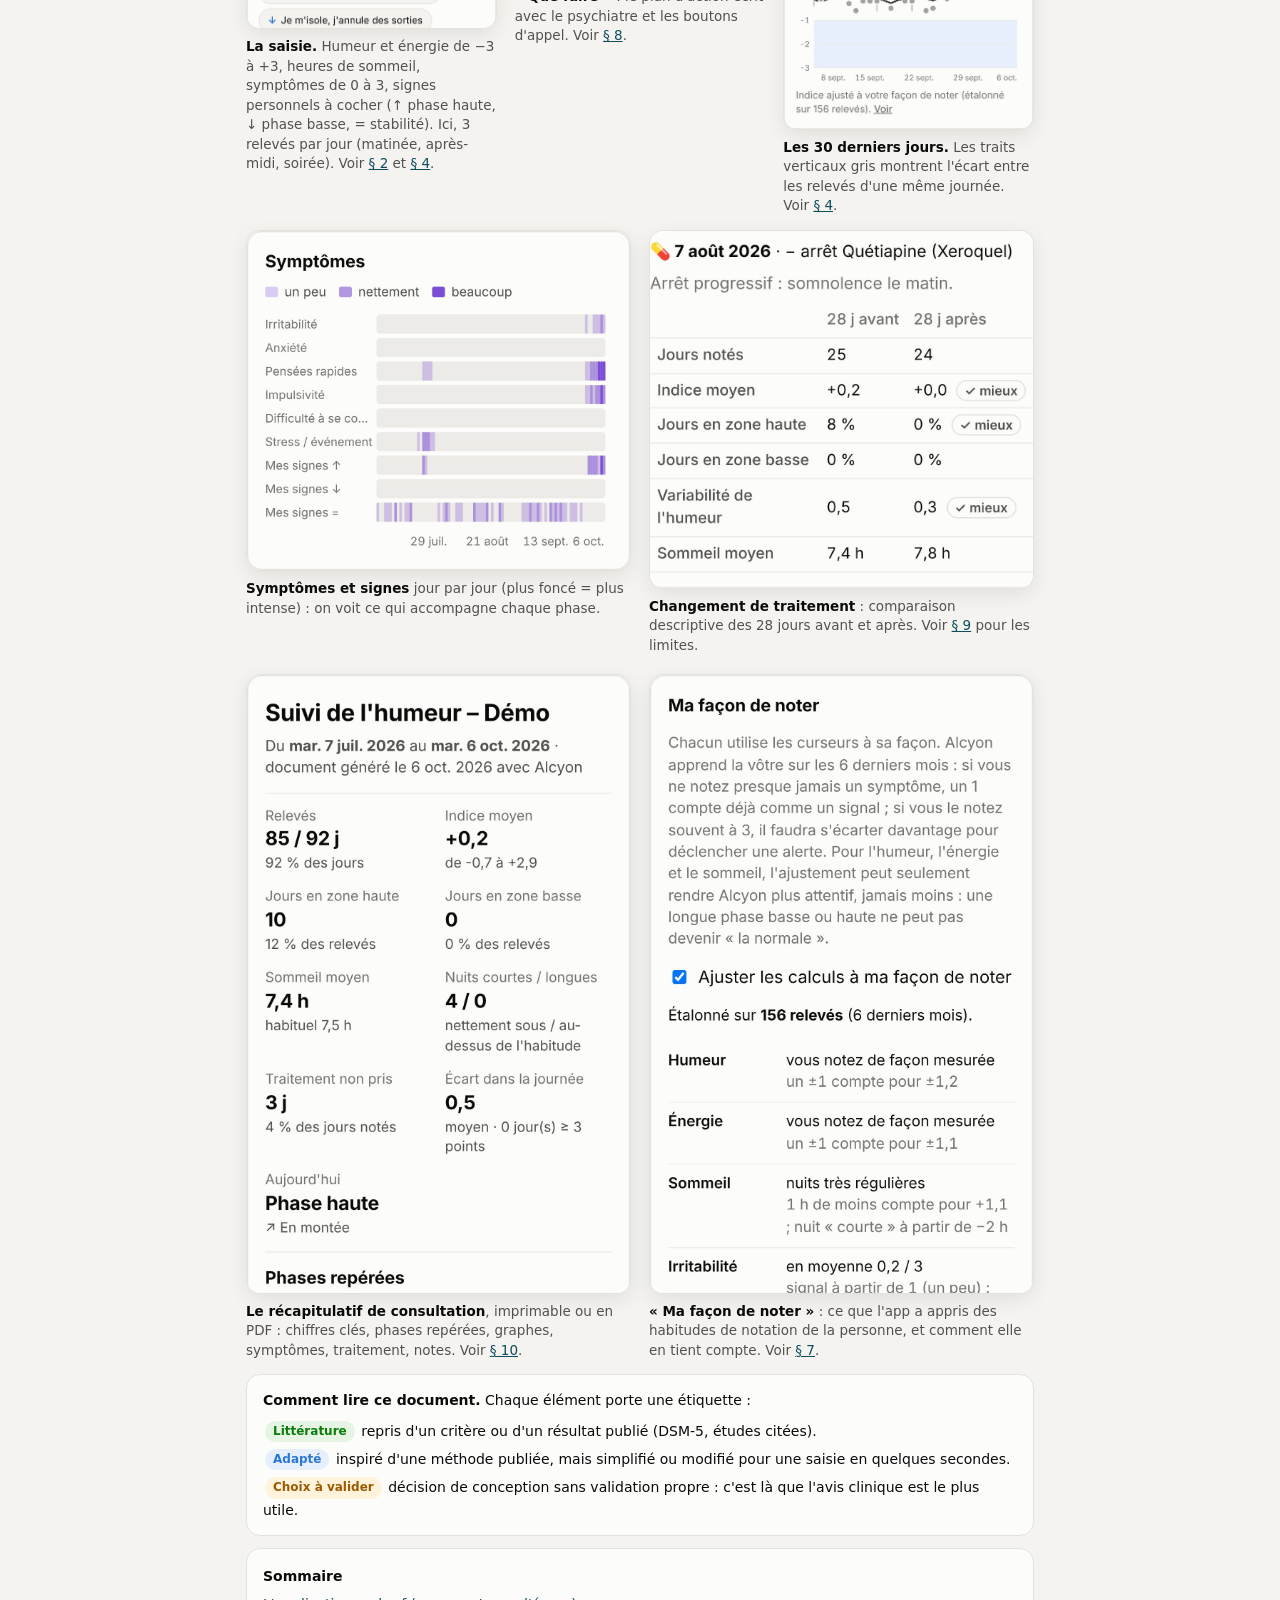
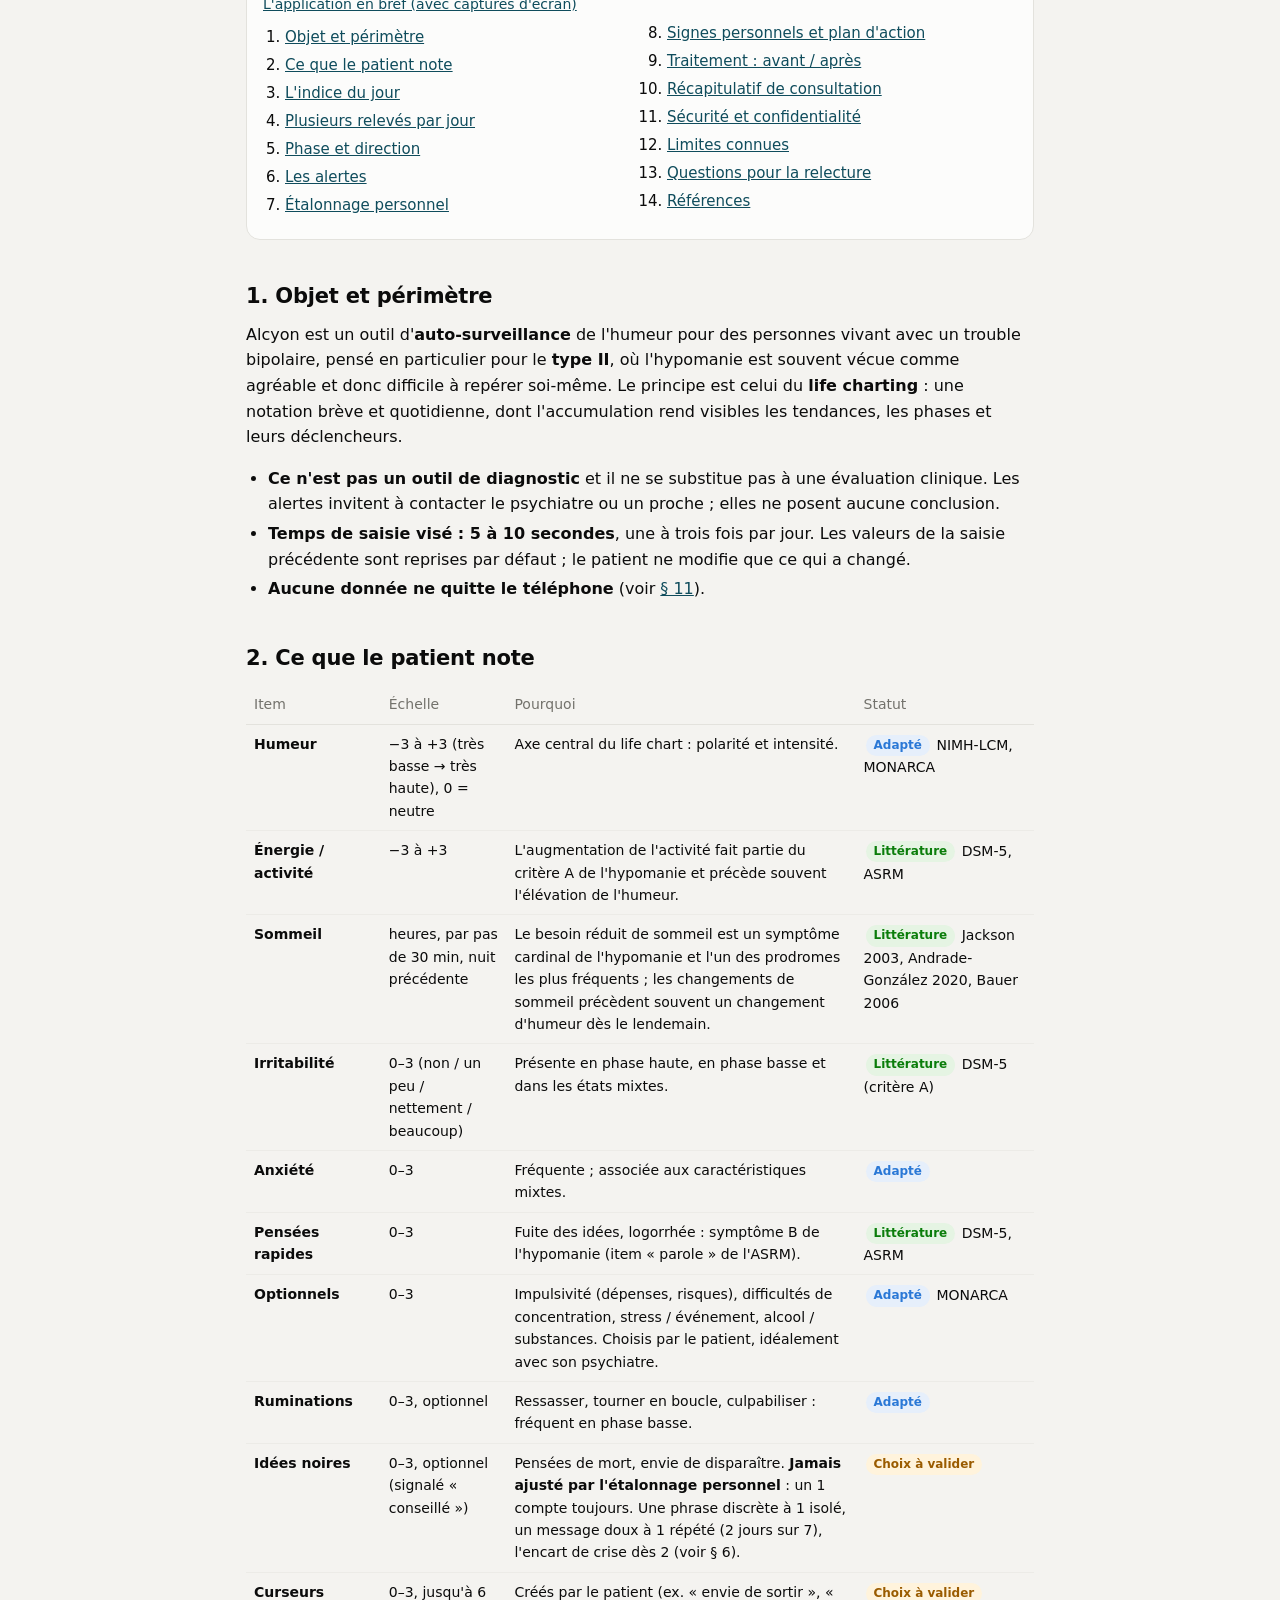
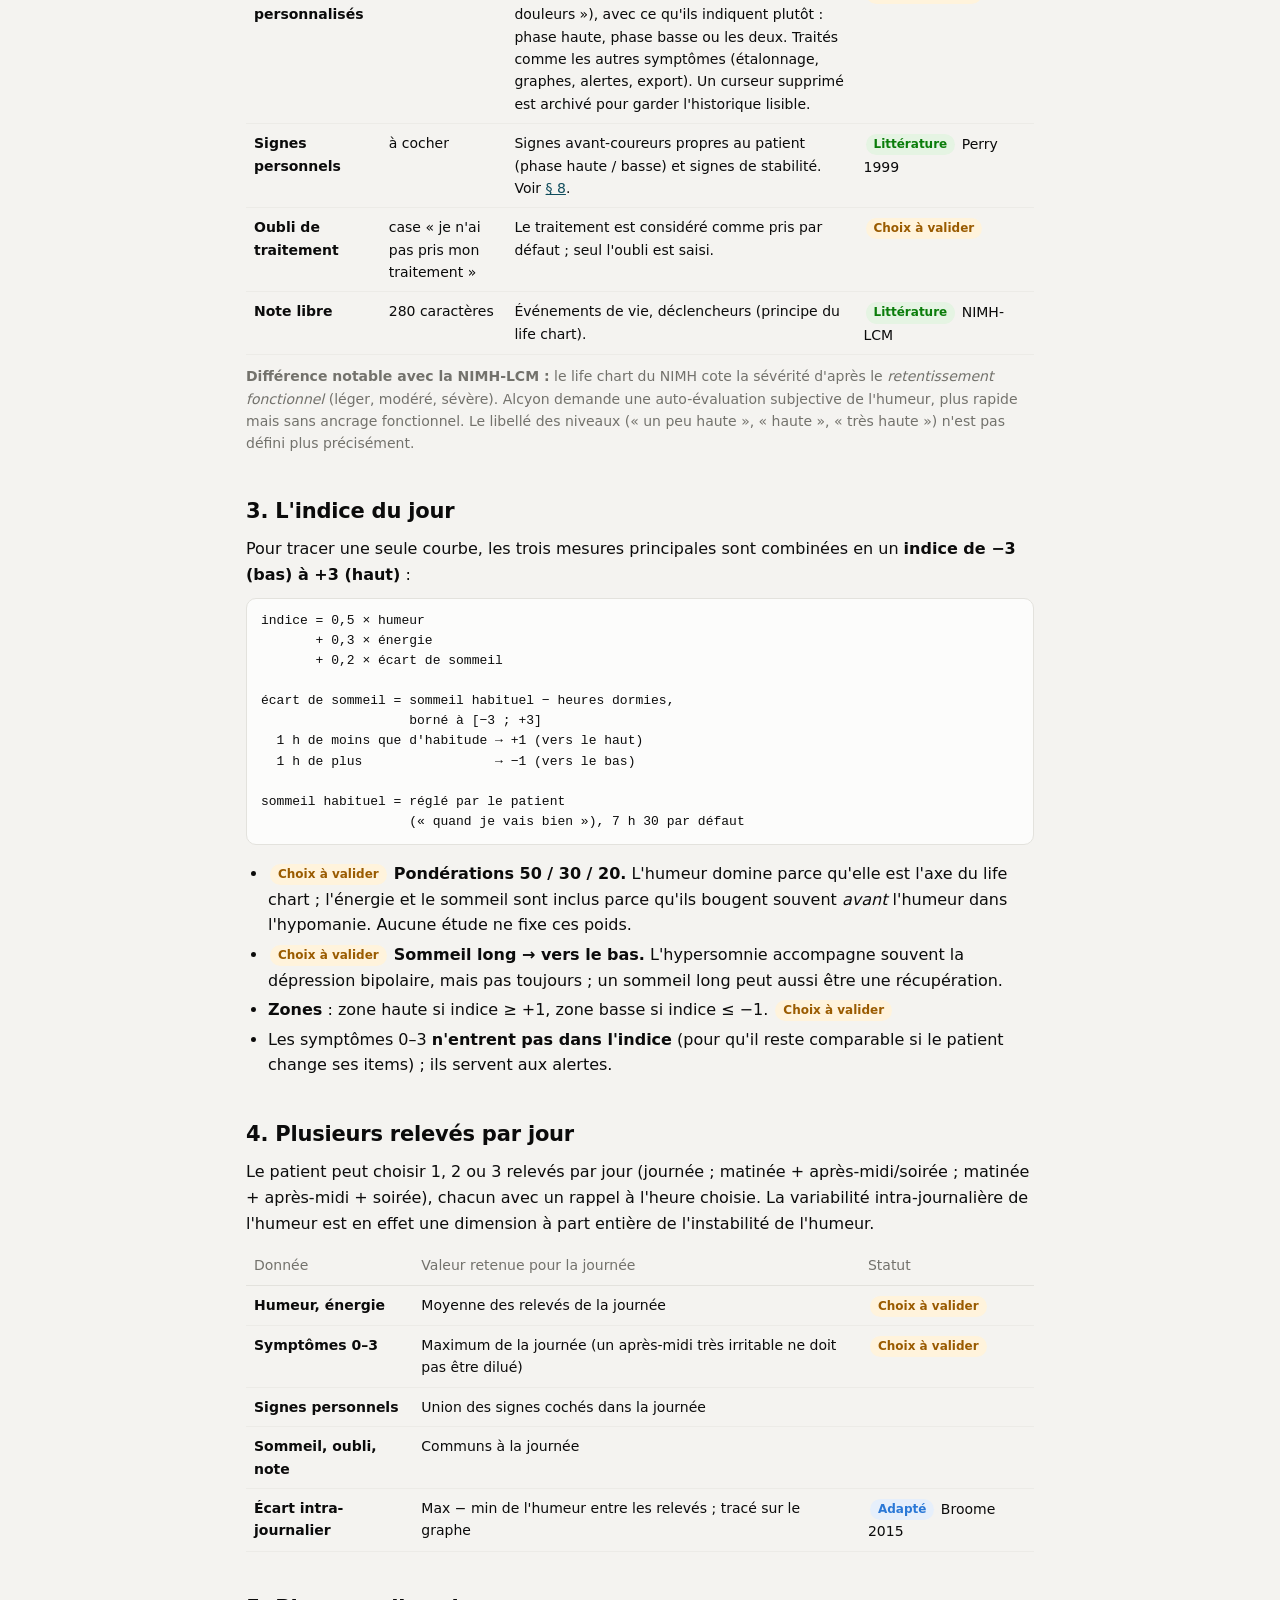
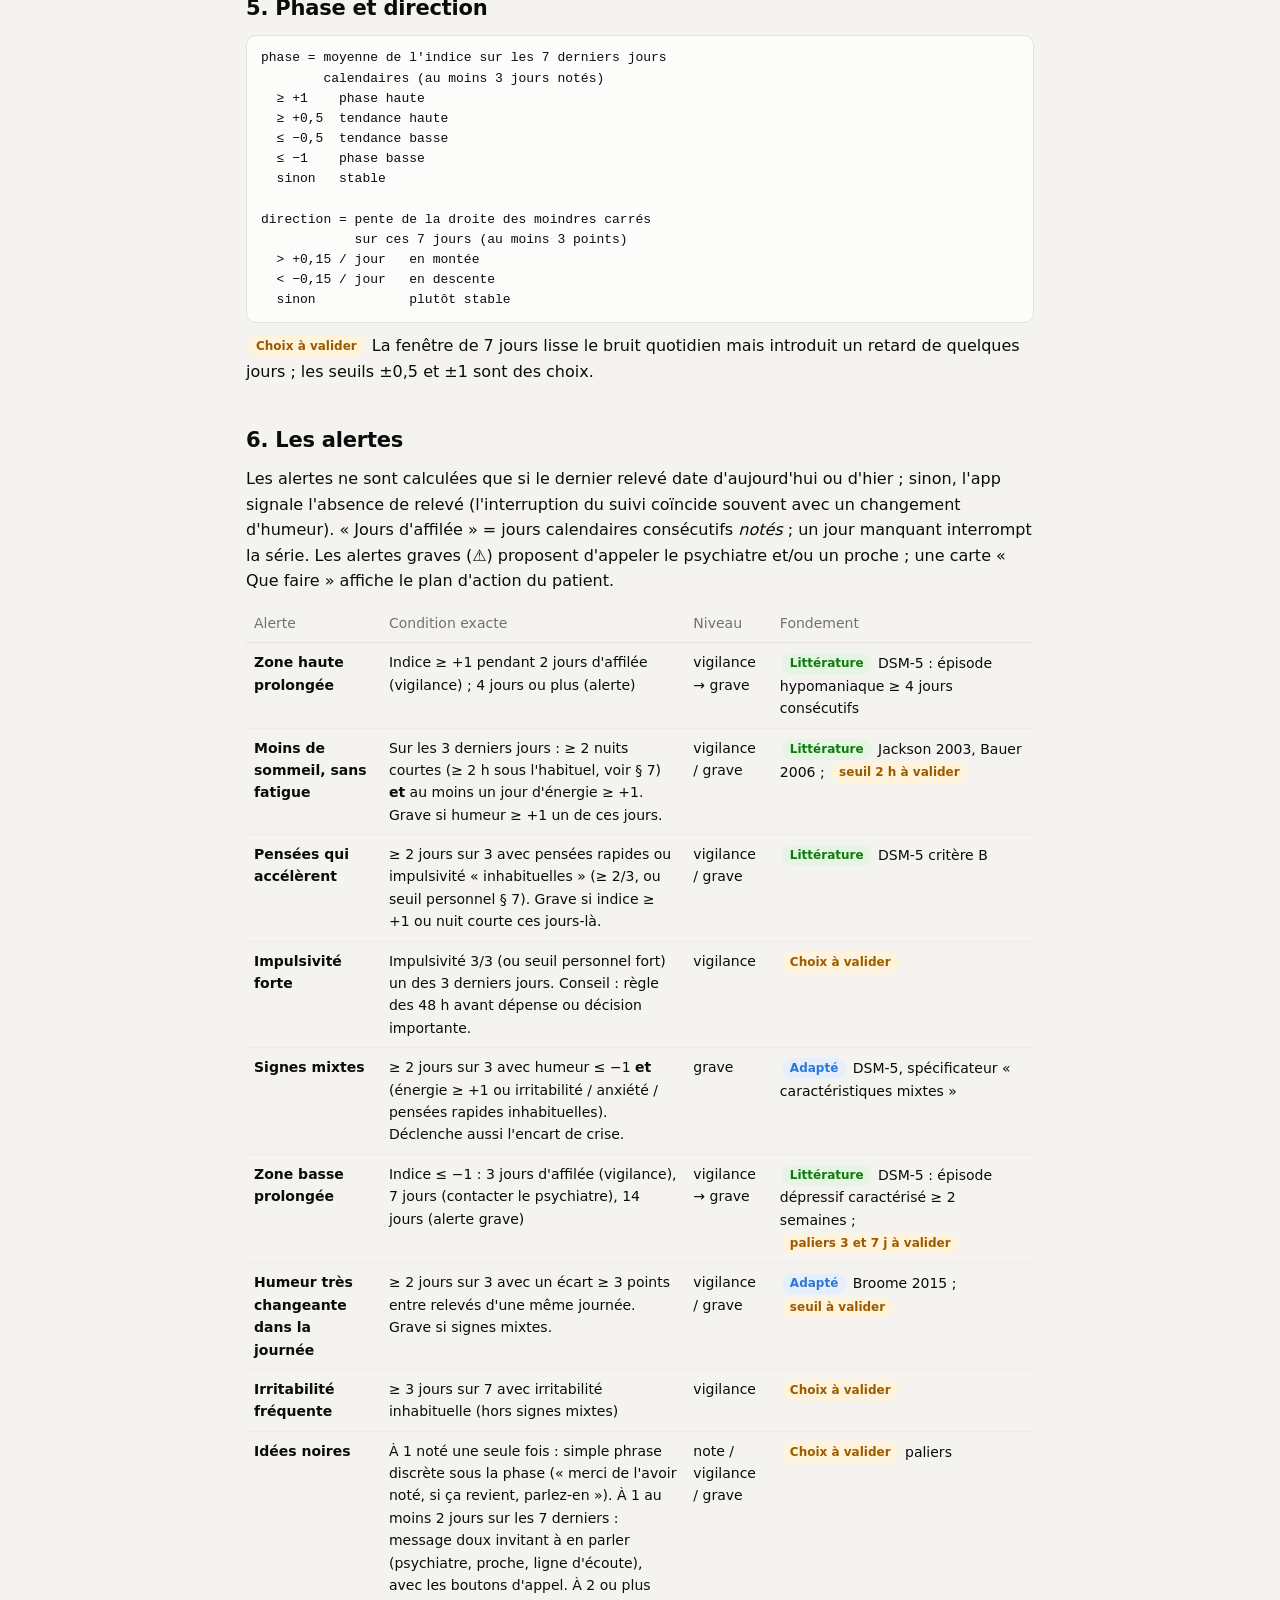
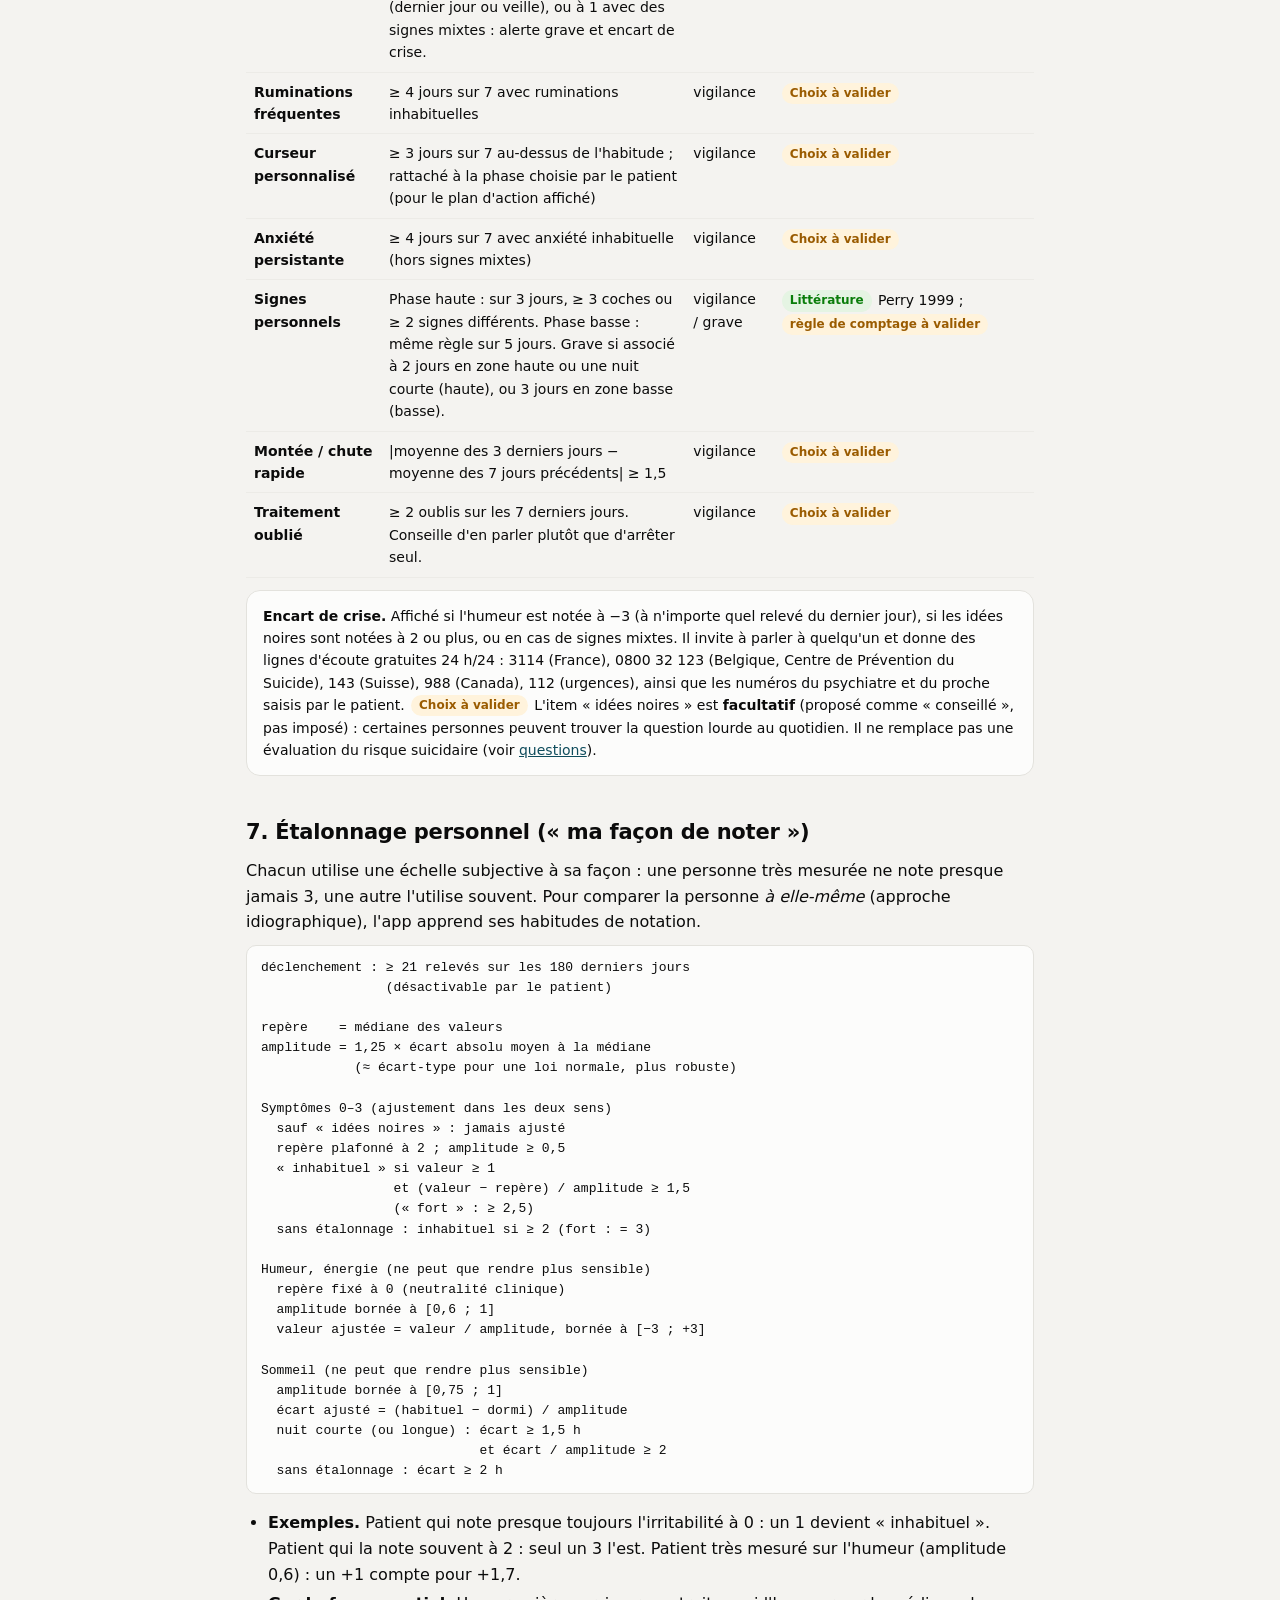
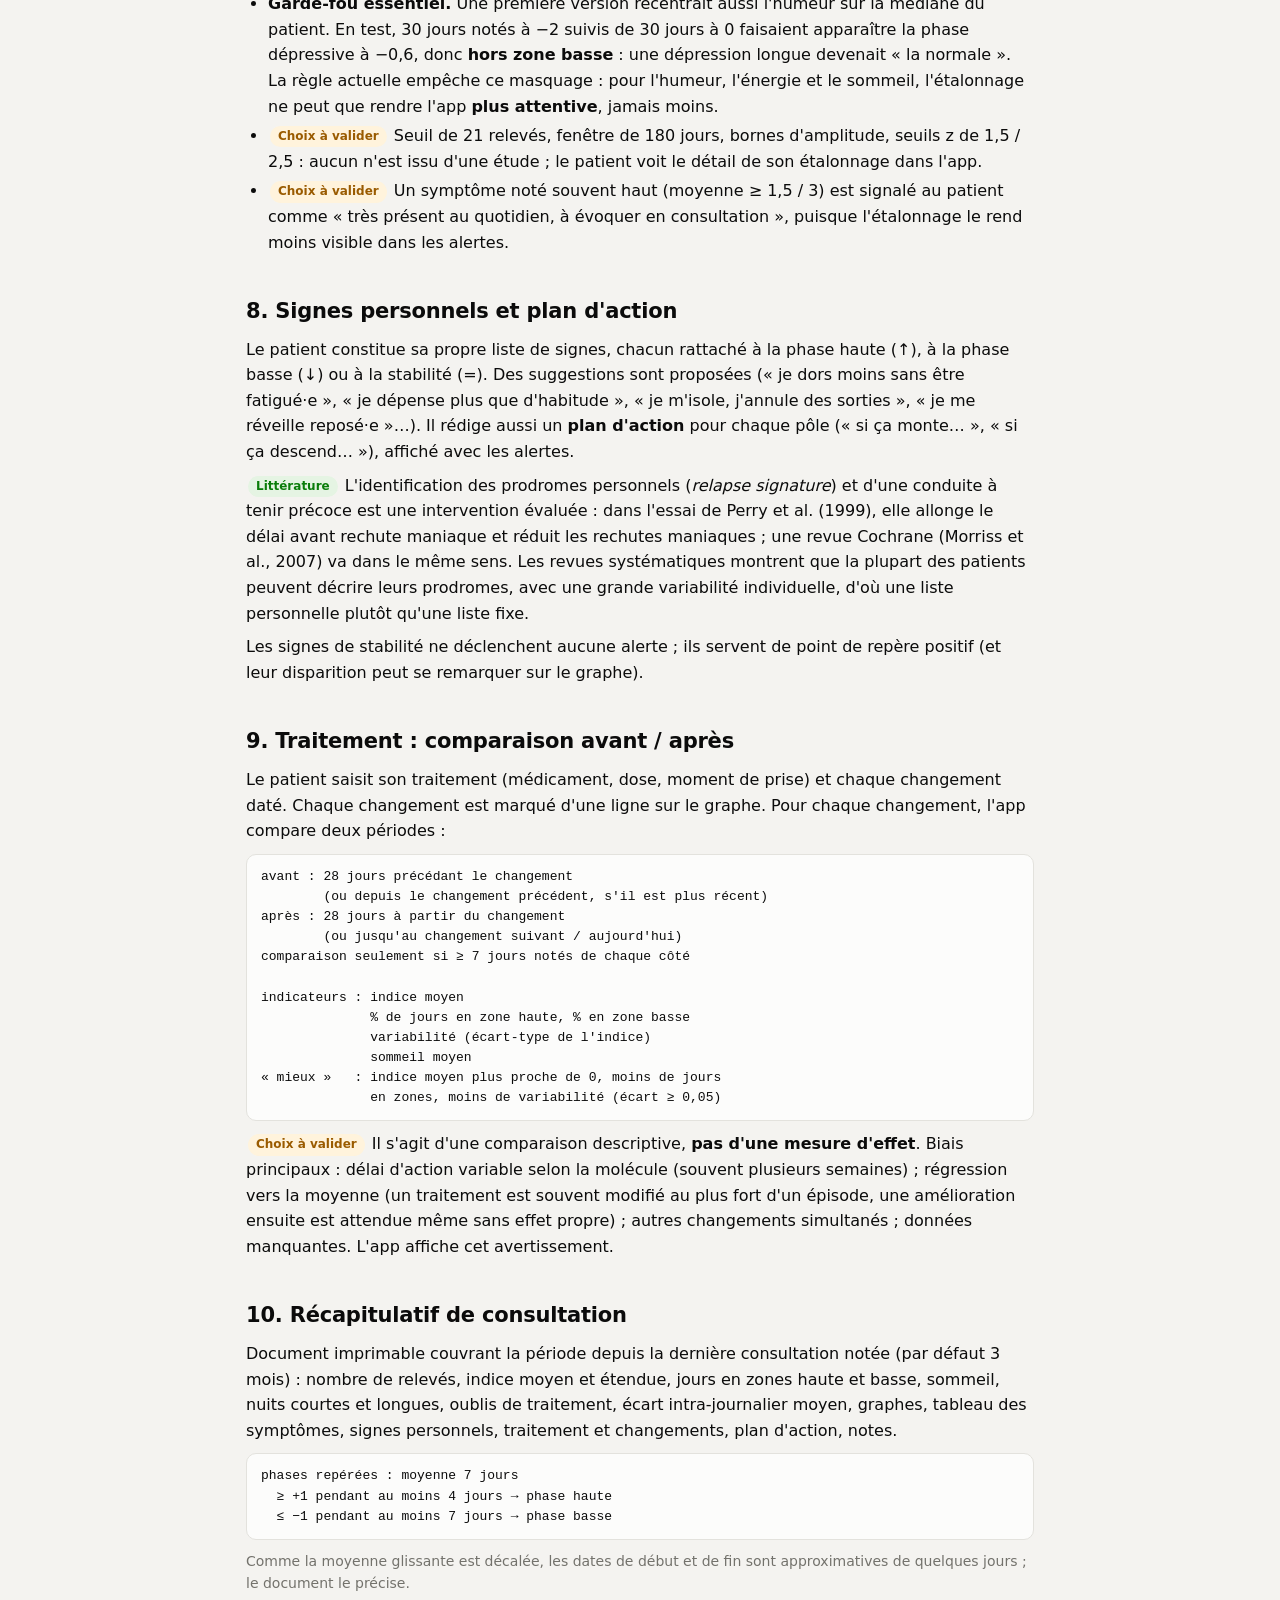
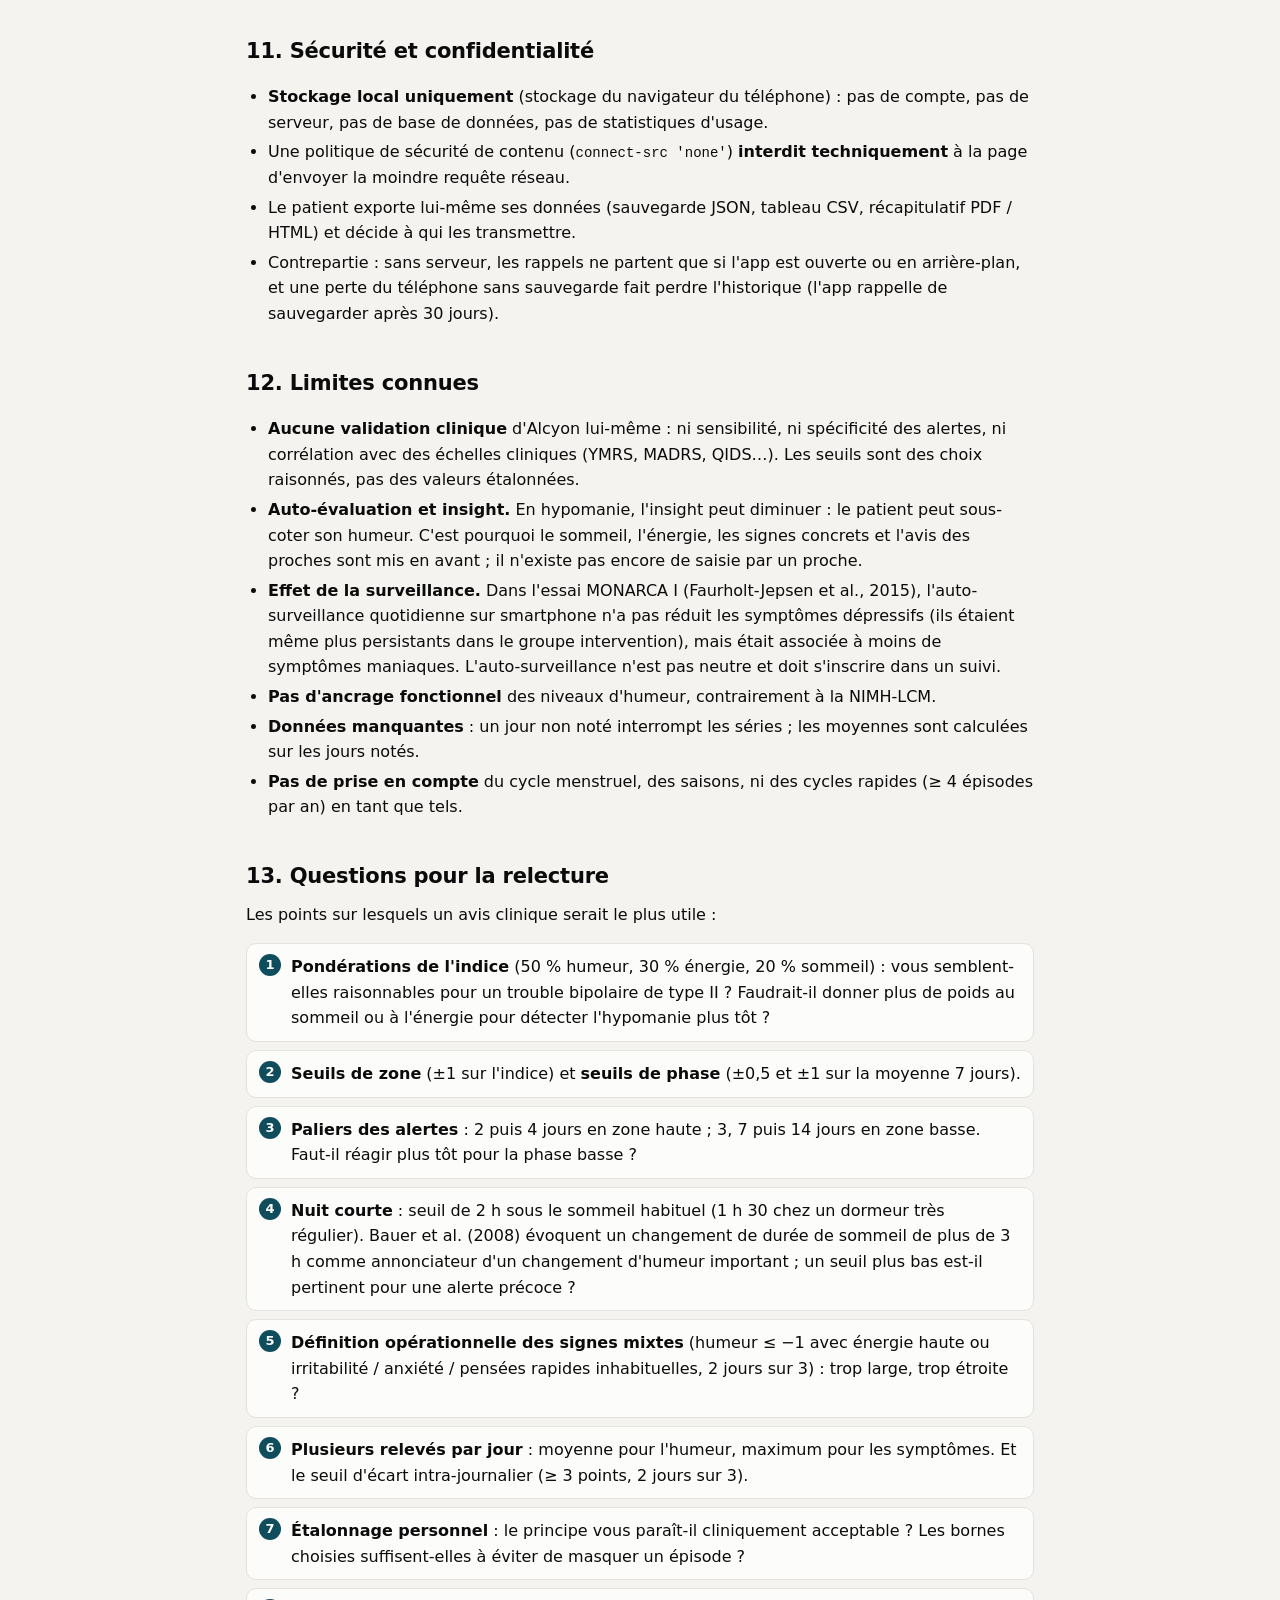
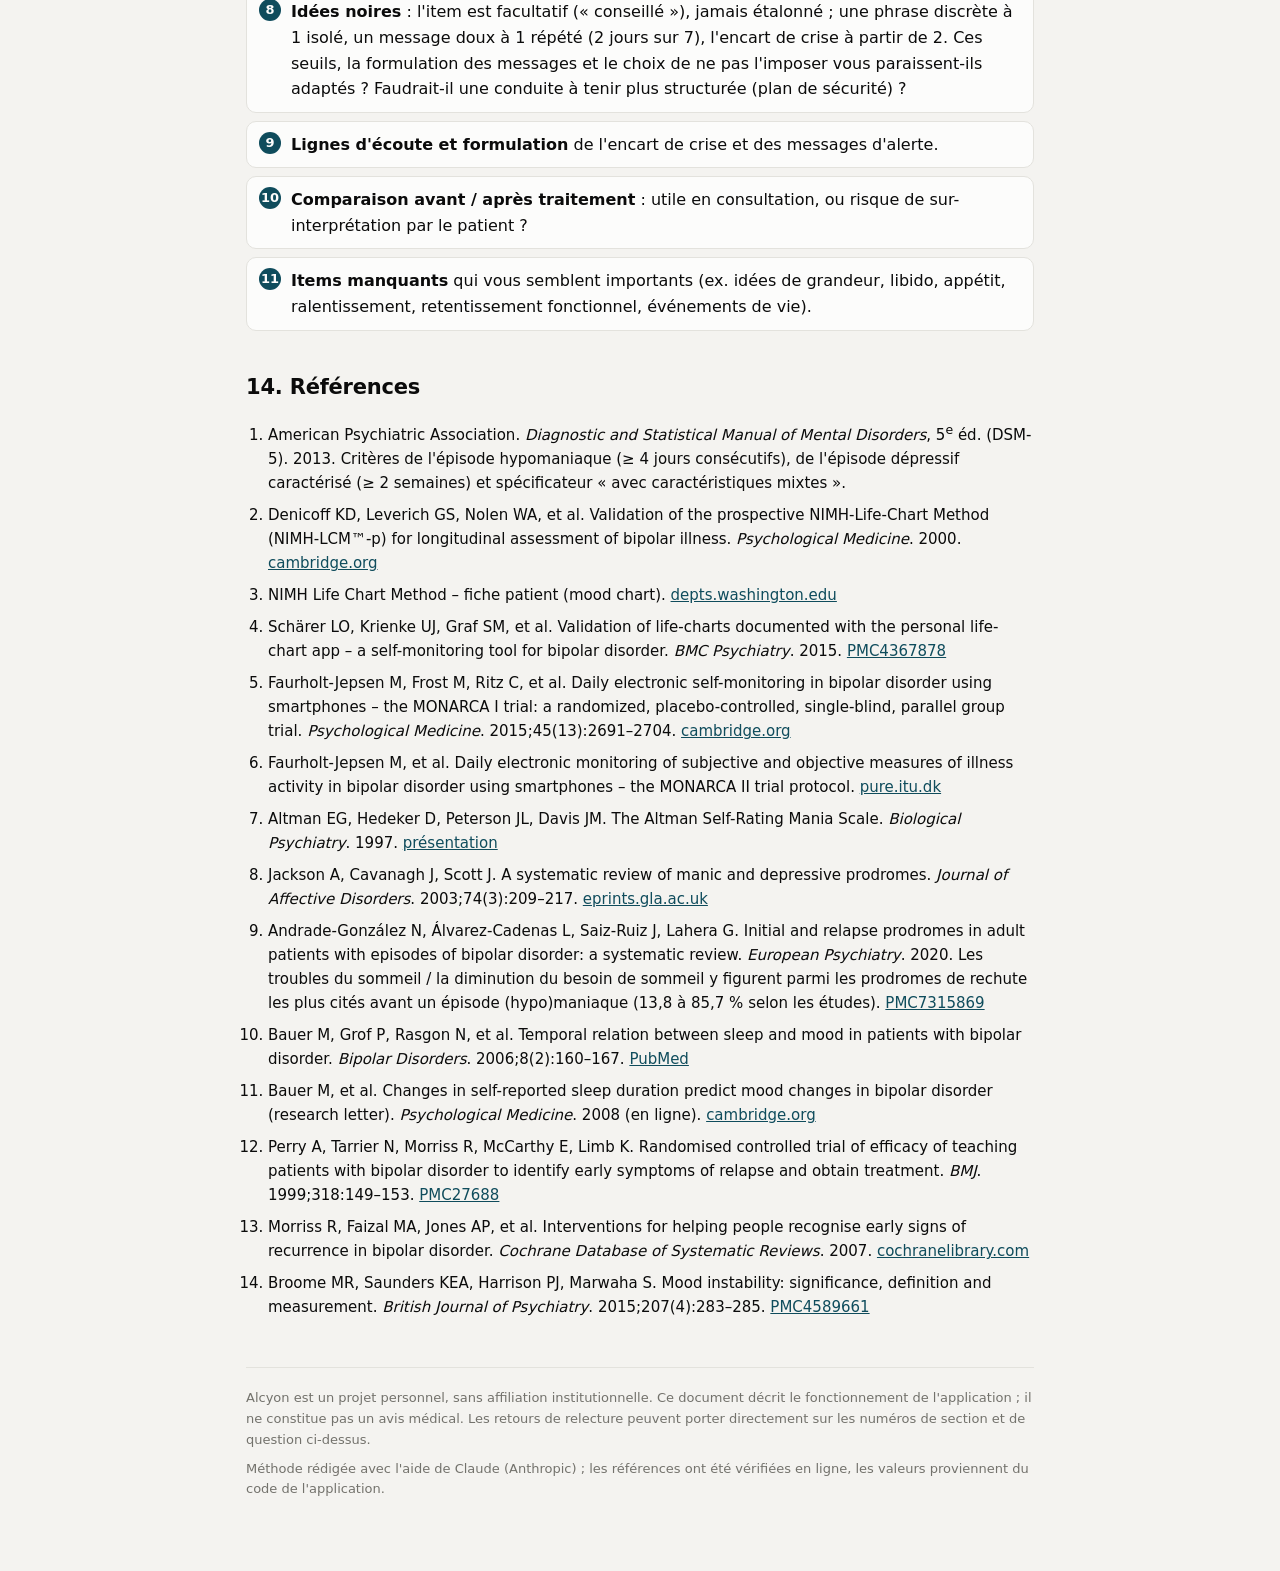
<file: methodologie.html>
<!doctype html>
<html lang="fr">
<head>
<meta charset="utf-8">
<meta name="viewport" content="width=device-width, initial-scale=1">
<meta http-equiv="Content-Security-Policy" content="default-src 'self'; style-src 'self' 'unsafe-inline'; img-src 'self' data:; script-src 'none'; connect-src 'none'; base-uri 'none'; object-src 'none'">
<meta name="referrer" content="no-referrer">
<title>Alcyon – Méthodologie</title>
<meta name="description" content="Sur quoi s'appuient les calculs d'Alcyon : échelles, indice, alertes, étalonnage, sources, limites et questions pour une relecture clinique.">
<link rel="icon" href="icon.svg" type="image/svg+xml">
<style>
:root {
  color-scheme: light;
  --bg: #f4f3f0; --surface: #fcfcfb; --border: #e3e2dd; --grid: #ecebe7;
  --text: #0b0b0b; --text-2: #52514e; --muted: #73726c;
  --lit: #0a7d0a; --lit-bg: #e5f4e3;
  --adapt: #2a78d6; --adapt-bg: #e6effb;
  --choice: #9a5b00; --choice-bg: #fff3dc;
  --accent: #0f4c5c;
}
@media (prefers-color-scheme: dark) {
  :root:not([data-theme="light"]) {
    color-scheme: dark;
    --bg: #111110; --surface: #1a1a19; --border: #2e2e2c; --grid: #262624;
    --text: #ffffff; --text-2: #c3c2b7; --muted: #9a998f;
    --lit: #4cc24c; --lit-bg: #1c2f1b; --adapt: #5b9cec; --adapt-bg: #1d2a3b;
    --choice: #f0b04a; --choice-bg: #3a2f14; --accent: #7fc4d4;
  }
}
:root[data-theme="dark"] {
  color-scheme: dark;
  --bg: #111110; --surface: #1a1a19; --border: #2e2e2c; --grid: #262624;
  --text: #ffffff; --text-2: #c3c2b7; --muted: #9a998f;
  --lit: #4cc24c; --lit-bg: #1c2f1b; --adapt: #5b9cec; --adapt-bg: #1d2a3b;
  --choice: #f0b04a; --choice-bg: #3a2f14; --accent: #7fc4d4;
}
* { box-sizing: border-box; }
html { -webkit-text-size-adjust: 100%; }
body { margin: 0; background: var(--bg); color: var(--text); font: 16px/1.6 system-ui, -apple-system, "Segoe UI", Roboto, sans-serif; }
main { max-width: 820px; margin: 0 auto; padding: 24px 16px 64px; }
header.doc { padding: 8px 0 16px; border-bottom: 1px solid var(--border); margin-bottom: 8px; }
header.doc .kicker { color: var(--accent); font-weight: 600; font-size: 14px; letter-spacing: .02em; }
h1 { font-size: 28px; line-height: 1.2; margin: 4px 0 8px; letter-spacing: -0.02em; }
h2 { font-size: 21px; margin: 40px 0 8px; letter-spacing: -0.01em; scroll-margin-top: 16px; }
h3 { font-size: 16px; margin: 22px 0 6px; }
p { margin: 8px 0; }
.lede { color: var(--text-2); font-size: 17px; }
.muted { color: var(--muted); }
.small { font-size: 14px; }
a { color: var(--accent); }
code, .f { font-family: ui-monospace, SFMono-Regular, Menlo, Consolas, monospace; font-size: 14px; }
.f { display: block; background: var(--surface); border: 1px solid var(--border); border-radius: 10px; padding: 12px 14px; margin: 10px 0; white-space: pre; overflow-x: auto; font-size: 13px; line-height: 1.55; }
@media print { .f { white-space: pre-wrap; } }
.card { background: var(--surface); border: 1px solid var(--border); border-radius: 14px; padding: 14px 16px; margin: 12px 0; }
.tag { display: inline-block; font-size: 12px; font-weight: 600; border-radius: 99px; padding: 1px 8px; margin: 0 2px; white-space: nowrap; vertical-align: 1px; }
.tag.lit { color: var(--lit); background: var(--lit-bg); }
.tag.adapt { color: var(--adapt); background: var(--adapt-bg); }
.tag.choice { color: var(--choice); background: var(--choice-bg); }
.legend-tags { display: grid; gap: 6px; font-size: 14px; }
.toc ol { margin: 6px 0; padding-left: 22px; columns: 2; column-gap: 32px; font-size: 15px; }
@media (max-width: 560px) { .toc ol { columns: 1; } }
.table-wrap { overflow-x: auto; margin: 10px 0; }
table { border-collapse: collapse; width: 100%; font-size: 14px; }
th, td { text-align: left; vertical-align: top; padding: 8px 8px; border-bottom: 1px solid var(--grid); }
thead th { color: var(--muted); font-weight: 500; border-bottom: 1px solid var(--border); }
tbody th { font-weight: 600; }
td .tag { margin-top: 2px; }
ul, ol { padding-left: 22px; }
li { margin: 4px 0; }
.q { counter-reset: q; list-style: none; padding: 0; }
.q li { counter-increment: q; position: relative; padding: 10px 12px 10px 44px; border: 1px solid var(--border); border-radius: 10px; background: var(--surface); margin: 8px 0; }
.q li::before { content: counter(q); position: absolute; left: 12px; top: 10px; width: 22px; height: 22px; border-radius: 50%; background: var(--accent); color: var(--surface); font-size: 13px; font-weight: 700; text-align: center; line-height: 22px; }
.refs li { margin: 8px 0; font-size: 15px; }
.steps { display: grid; grid-template-columns: repeat(auto-fit, minmax(170px, 1fr)); gap: 10px; margin: 12px 0; padding: 0; list-style: none; counter-reset: st; }
.steps li { counter-increment: st; background: var(--surface); border: 1px solid var(--border); border-radius: 12px; padding: 12px; margin: 0; font-size: 14px; }
.steps li::before { content: counter(st); display: inline-block; width: 22px; height: 22px; border-radius: 50%; background: var(--accent); color: var(--surface); font-weight: 700; font-size: 13px; text-align: center; line-height: 22px; margin-right: 6px; }
.steps b { font-size: 15px; }
.shots { display: grid; grid-template-columns: repeat(auto-fill, minmax(230px, 1fr)); gap: 18px; margin: 14px 0; align-items: start; }
.shots.wide { grid-template-columns: repeat(auto-fill, minmax(300px, 1fr)); }
figure { margin: 0; }
figure img { display: block; width: 100%; height: auto; border-radius: 14px; border: 1px solid var(--border); box-shadow: 0 6px 20px rgba(0,0,0,.08); background: #fcfcfb; }
figure.tall img { max-height: 620px; object-fit: cover; object-position: top; }
figcaption { font-size: 13.5px; color: var(--text-2); margin-top: 8px; line-height: 1.45; }
figcaption b { color: var(--text); }
.note-demo { font-size: 13px; color: var(--muted); }
footer { margin-top: 48px; padding-top: 12px; border-top: 1px solid var(--border); color: var(--muted); font-size: 13px; }
.back { font-size: 14px; }
@media print {
  :root, html:root:not([data-print]) { color-scheme: light; --bg: #fff; --surface: #fff; --text: #000; --text-2: #333; --muted: #555; --border: #ccc; --grid: #ddd; --accent: #0f4c5c;
    --lit: #0a7d0a; --lit-bg: #e5f4e3; --adapt: #2a78d6; --adapt-bg: #e6effb; --choice: #9a5b00; --choice-bg: #fff3dc; }
  * { -webkit-print-color-adjust: exact; print-color-adjust: exact; }
  body { font-size: 11pt; }
  main { max-width: none; padding: 0; }
  .back { display: none; }
  h2 { break-after: avoid; }
  .card, tr, .q li, figure, .steps li { break-inside: avoid; }
  .steps { grid-template-columns: repeat(4, 1fr); }
  .shots { grid-template-columns: repeat(3, 1fr); gap: 10px; }
  .shots.wide { grid-template-columns: repeat(2, 1fr); }
  figure img { box-shadow: none; }
  figure.tall img { max-height: 120mm; }
  a { color: inherit; text-decoration: none; }
  .refs a::after { content: " — " attr(href); font-size: 9pt; color: #555; word-break: break-all; }
  @page { margin: 16mm; }
}
</style>
</head>
<body>
<main>
<p class="back"><a href="./">← Retour à l'app</a></p>

<header class="doc">
  <div class="kicker">ALCYON · DOCUMENT DE MÉTHODE</div>
  <h1>Sur quoi s'appuient les calculs d'Alcyon</h1>
  <p class="lede">Ce document présente l'application, puis décrit précisément ce que l'application demande au patient, comment elle en tire un indice, des phases et des alertes, sur quelles sources elle s'appuie, et où se trouvent des choix qui restent à valider. Il est destiné à une relecture par un·e psychiatre.</p>
  <p class="small">Pressé·e ? <a href="methodologie-resume.html">Lire la version courte (2 pages)</a>.</p>
  <p class="small muted">Version du 6 octobre 2026. Les valeurs ci-dessous sont celles du code de l'application à cette date (fichier <code>app.js</code>).</p>
</header>

<!-- ================================================================ -->
<section id="bref">
<h2 style="margin-top:24px">L'application en bref</h2>
<p><b>Alcyon</b> est une application pour téléphone qui aide une personne vivant avec un trouble bipolaire à <b>suivre son humeur au jour le jour</b>, à voir sur quelques semaines ou quelques mois si elle est plutôt en train de monter, de descendre, en phase haute ou en phase basse, et à savoir <b>quand il serait utile de contacter son psychiatre ou un proche</b>. Elle vise surtout le <b>type II</b>, où l'hypomanie est souvent agréable et passe inaperçue pour la personne elle-même.</p>
<p>Elle s'installe depuis le navigateur comme une application (iPhone et Android), fonctionne hors connexion, et <b>garde toutes les données sur le téléphone</b> : pas de compte, pas de serveur.</p>

<h3>Au quotidien</h3>
<ol class="steps">
  <li><b>Noter</b><br>Le soir (ou 2 à 3 fois par jour), quelques curseurs : humeur, énergie, sommeil, 2 ou 3 symptômes, et ses signes personnels. Environ 5 à 10 secondes.</li>
  <li><b>Voir où on en est</b><br>L'app affiche la phase des 7 derniers jours et la direction (montée, descente, stable).</li>
  <li><b>Être prévenu</b><br>Si un schéma inquiétant apparaît (sommeil qui diminue, plusieurs jours en zone haute…), une alerte s'affiche avec son plan d'action et les numéros utiles.</li>
  <li><b>En parler en consultation</b><br>Un récapitulatif imprimable résume la période depuis le dernier rendez-vous.</li>
</ol>

<h3>Visite guidée</h3>
<p class="note-demo">Captures réalisées avec le mode démonstration de l'application : un an de <b>données entièrement fictives</b> (un profil de type II avec deux épisodes dépressifs, deux hypomanies, un épisode mixte et une hypomanie qui débute).</p>

<div class="shots">
  <figure class="tall"><img src="docs/01-saisie.jpg" alt="Écran de saisie : humeur, énergie, sommeil, symptômes et signes personnels" width="1074" height="3636" loading="lazy">
    <figcaption><b>La saisie.</b> Humeur et énergie de −3 à +3, heures de sommeil, symptômes de 0 à 3, signes personnels à cocher (↑ phase haute, ↓ phase basse, = stabilité). Ici, 3 relevés par jour (matinée, après-midi, soirée). Voir <a href="#saisie">§ 2</a> et <a href="#multi">§ 4</a>.</figcaption></figure>
  <figure><img src="docs/02-alertes.jpg" alt="Phase et direction sur 7 jours" width="1074" height="405" loading="lazy">
    <figcaption><b>Phase et direction</b> sur les 7 derniers jours, juste sous la saisie. Voir <a href="#phase">§ 5</a>.</figcaption>
    <img src="docs/03b-alerte.jpg" alt="Exemple d'alerte" width="1074" height="567" loading="lazy" style="margin-top:12px">
    <figcaption><b>Une alerte</b> : condition atteinte, explication en langage simple. Voir <a href="#alertes">§ 6</a>.</figcaption>
    <img src="docs/03-que-faire.jpg" alt="Carte Que faire avec le plan d'action" width="1074" height="786" loading="lazy" style="margin-top:12px">
    <figcaption><b>« Que faire »</b> : le plan d'action écrit avec le psychiatre et les boutons d'appel. Voir <a href="#signes">§ 8</a>.</figcaption></figure>
  <figure><img src="docs/04-annee.jpg" alt="Graphe de l'indice d'humeur sur un an" width="1074" height="1284" loading="lazy">
    <figcaption><b>Un an d'historique.</b> Points : indice du jour ; trait noir : moyenne sur 7 jours ; bandes rouge et bleue : zones haute et basse ; 💊 : changements de traitement. Voir <a href="#indice">§ 3</a>.</figcaption>
    <img src="docs/05-mois.jpg" alt="Graphe de l'indice d'humeur sur 30 jours" width="1074" height="1218" loading="lazy" style="margin-top:12px">
    <figcaption><b>Les 30 derniers jours.</b> Les traits verticaux gris montrent l'écart entre les relevés d'une même journée. Voir <a href="#multi">§ 4</a>.</figcaption></figure>
</div>
<div class="shots wide">
  <figure><img src="docs/06-symptomes.jpg" alt="Carte de chaleur des symptômes et signes sur 3 mois" width="1074" height="951" loading="lazy">
    <figcaption><b>Symptômes et signes</b> jour par jour (plus foncé = plus intense) : on voit ce qui accompagne chaque phase.</figcaption></figure>
  <figure><img src="docs/07-traitement.jpg" alt="Comparaison avant / après un changement de traitement" width="972" height="906" loading="lazy">
    <figcaption><b>Changement de traitement</b> : comparaison descriptive des 28 jours avant et après. Voir <a href="#traitement">§ 9</a> pour les limites.</figcaption></figure>
  <figure class="tall"><img src="docs/08-recap.jpg" alt="Début du récapitulatif de consultation" width="1074" height="2280" loading="lazy">
    <figcaption><b>Le récapitulatif de consultation</b>, imprimable ou en PDF : chiffres clés, phases repérées, graphes, symptômes, traitement, notes. Voir <a href="#recap">§ 10</a>.</figcaption></figure>
  <figure class="tall"><img src="docs/10-etalonnage.jpg" alt="Écran Ma façon de noter" width="1074" height="3429" loading="lazy">
    <figcaption><b>« Ma façon de noter »</b> : ce que l'app a appris des habitudes de notation de la personne, et comment elle en tient compte. Voir <a href="#etalonnage">§ 7</a>.</figcaption></figure>
</div>
</section>

<div class="card">
  <p class="small" style="margin-top:0"><b>Comment lire ce document.</b> Chaque élément porte une étiquette :</p>
  <div class="legend-tags">
    <div><span class="tag lit">Littérature</span> repris d'un critère ou d'un résultat publié (DSM-5, études citées).</div>
    <div><span class="tag adapt">Adapté</span> inspiré d'une méthode publiée, mais simplifié ou modifié pour une saisie en quelques secondes.</div>
    <div><span class="tag choice">Choix à valider</span> décision de conception sans validation propre : c'est là que l'avis clinique est le plus utile.</div>
  </div>
</div>

<nav class="toc card" aria-label="Sommaire">
  <b class="small">Sommaire</b>
  <p class="small" style="margin:4px 0 0"><a href="#bref">L'application en bref (avec captures d'écran)</a></p>
  <ol>
    <li><a href="#objet">Objet et périmètre</a></li>
    <li><a href="#saisie">Ce que le patient note</a></li>
    <li><a href="#indice">L'indice du jour</a></li>
    <li><a href="#multi">Plusieurs relevés par jour</a></li>
    <li><a href="#phase">Phase et direction</a></li>
    <li><a href="#alertes">Les alertes</a></li>
    <li><a href="#etalonnage">Étalonnage personnel</a></li>
    <li><a href="#signes">Signes personnels et plan d'action</a></li>
    <li><a href="#traitement">Traitement : avant / après</a></li>
    <li><a href="#recap">Récapitulatif de consultation</a></li>
    <li><a href="#securite">Sécurité et confidentialité</a></li>
    <li><a href="#limites">Limites connues</a></li>
    <li><a href="#questions">Questions pour la relecture</a></li>
    <li><a href="#refs">Références</a></li>
  </ol>
</nav>

<!-- ================================================================ -->
<h2 id="objet">1. Objet et périmètre</h2>
<p>Alcyon est un outil d'<b>auto-surveillance</b> de l'humeur pour des personnes vivant avec un trouble bipolaire, pensé en particulier pour le <b>type II</b>, où l'hypomanie est souvent vécue comme agréable et donc difficile à repérer soi-même. Le principe est celui du <b>life charting</b> : une notation brève et quotidienne, dont l'accumulation rend visibles les tendances, les phases et leurs déclencheurs.</p>
<ul>
  <li><b>Ce n'est pas un outil de diagnostic</b> et il ne se substitue pas à une évaluation clinique. Les alertes invitent à contacter le psychiatre ou un proche ; elles ne posent aucune conclusion.</li>
  <li><b>Temps de saisie visé : 5 à 10 secondes</b>, une à trois fois par jour. Les valeurs de la saisie précédente sont reprises par défaut ; le patient ne modifie que ce qui a changé.</li>
  <li><b>Aucune donnée ne quitte le téléphone</b> (voir <a href="#securite">§ 11</a>).</li>
</ul>

<!-- ================================================================ -->
<h2 id="saisie">2. Ce que le patient note</h2>
<div class="table-wrap"><table>
<thead><tr><th>Item</th><th>Échelle</th><th>Pourquoi</th><th>Statut</th></tr></thead>
<tbody>
<tr><th>Humeur</th><td>−3 à +3 (très basse → très haute), 0 = neutre</td><td>Axe central du life chart : polarité et intensité.</td><td><span class="tag adapt">Adapté</span> NIMH-LCM, MONARCA</td></tr>
<tr><th>Énergie / activité</th><td>−3 à +3</td><td>L'augmentation de l'activité fait partie du critère A de l'hypomanie et précède souvent l'élévation de l'humeur.</td><td><span class="tag lit">Littérature</span> DSM-5, ASRM</td></tr>
<tr><th>Sommeil</th><td>heures, par pas de 30 min, nuit précédente</td><td>Le besoin réduit de sommeil est un symptôme cardinal de l'hypomanie et l'un des prodromes les plus fréquents ; les changements de sommeil précèdent souvent un changement d'humeur dès le lendemain.</td><td><span class="tag lit">Littérature</span> Jackson 2003, Andrade-González 2020, Bauer 2006</td></tr>
<tr><th>Irritabilité</th><td>0–3 (non / un peu / nettement / beaucoup)</td><td>Présente en phase haute, en phase basse et dans les états mixtes.</td><td><span class="tag lit">Littérature</span> DSM-5 (critère A)</td></tr>
<tr><th>Anxiété</th><td>0–3</td><td>Fréquente ; associée aux caractéristiques mixtes.</td><td><span class="tag adapt">Adapté</span></td></tr>
<tr><th>Pensées rapides</th><td>0–3</td><td>Fuite des idées, logorrhée : symptôme B de l'hypomanie (item « parole » de l'ASRM).</td><td><span class="tag lit">Littérature</span> DSM-5, ASRM</td></tr>
<tr><th>Optionnels</th><td>0–3</td><td>Impulsivité (dépenses, risques), difficultés de concentration, stress / événement, alcool / substances. Choisis par le patient, idéalement avec son psychiatre.</td><td><span class="tag adapt">Adapté</span> MONARCA</td></tr>
<tr><th>Ruminations</th><td>0–3, optionnel</td><td>Ressasser, tourner en boucle, culpabiliser : fréquent en phase basse.</td><td><span class="tag adapt">Adapté</span></td></tr>
<tr><th>Idées noires</th><td>0–3, optionnel (signalé « conseillé »)</td><td>Pensées de mort, envie de disparaître. <b>Jamais ajusté par l'étalonnage personnel</b> : un 1 compte toujours. Une phrase discrète à 1 isolé, un message doux à 1 répété (2 jours sur 7), l'encart de crise dès 2 (voir § 6).</td><td><span class="tag choice">Choix à valider</span></td></tr>
<tr><th>Curseurs personnalisés</th><td>0–3, jusqu'à 6</td><td>Créés par le patient (ex. « envie de sortir », « douleurs »), avec ce qu'ils indiquent plutôt : phase haute, phase basse ou les deux. Traités comme les autres symptômes (étalonnage, graphes, alertes, export). Un curseur supprimé est archivé pour garder l'historique lisible.</td><td><span class="tag choice">Choix à valider</span></td></tr>
<tr><th>Signes personnels</th><td>à cocher</td><td>Signes avant-coureurs propres au patient (phase haute / basse) et signes de stabilité. Voir <a href="#signes">§ 8</a>.</td><td><span class="tag lit">Littérature</span> Perry 1999</td></tr>
<tr><th>Oubli de traitement</th><td>case « je n'ai pas pris mon traitement »</td><td>Le traitement est considéré comme pris par défaut ; seul l'oubli est saisi.</td><td><span class="tag choice">Choix à valider</span></td></tr>
<tr><th>Note libre</th><td>280 caractères</td><td>Événements de vie, déclencheurs (principe du life chart).</td><td><span class="tag lit">Littérature</span> NIMH-LCM</td></tr>
</tbody></table></div>
<p class="small muted"><b>Différence notable avec la NIMH-LCM :</b> le life chart du NIMH cote la sévérité d'après le <i>retentissement fonctionnel</i> (léger, modéré, sévère). Alcyon demande une auto-évaluation subjective de l'humeur, plus rapide mais sans ancrage fonctionnel. Le libellé des niveaux (« un peu haute », « haute », « très haute ») n'est pas défini plus précisément.</p>

<!-- ================================================================ -->
<h2 id="indice">3. L'indice du jour</h2>
<p>Pour tracer une seule courbe, les trois mesures principales sont combinées en un <b>indice de −3 (bas) à +3 (haut)</b> :</p>
<code class="f">indice = 0,5 × humeur
       + 0,3 × énergie
       + 0,2 × écart de sommeil

écart de sommeil = sommeil habituel − heures dormies,
                   borné à [−3 ; +3]
  1 h de moins que d'habitude → +1 (vers le haut)
  1 h de plus                 → −1 (vers le bas)

sommeil habituel = réglé par le patient
                   (« quand je vais bien »), 7 h 30 par défaut</code>
<ul>
  <li><span class="tag choice">Choix à valider</span> <b>Pondérations 50 / 30 / 20.</b> L'humeur domine parce qu'elle est l'axe du life chart ; l'énergie et le sommeil sont inclus parce qu'ils bougent souvent <i>avant</i> l'humeur dans l'hypomanie. Aucune étude ne fixe ces poids.</li>
  <li><span class="tag choice">Choix à valider</span> <b>Sommeil long → vers le bas.</b> L'hypersomnie accompagne souvent la dépression bipolaire, mais pas toujours ; un sommeil long peut aussi être une récupération.</li>
  <li><b>Zones</b> : zone haute si indice ≥ +1, zone basse si indice ≤ −1. <span class="tag choice">Choix à valider</span></li>
  <li>Les symptômes 0–3 <b>n'entrent pas dans l'indice</b> (pour qu'il reste comparable si le patient change ses items) ; ils servent aux alertes.</li>
</ul>

<!-- ================================================================ -->
<h2 id="multi">4. Plusieurs relevés par jour</h2>
<p>Le patient peut choisir 1, 2 ou 3 relevés par jour (journée ; matinée + après-midi/soirée ; matinée + après-midi + soirée), chacun avec un rappel à l'heure choisie. La variabilité intra-journalière de l'humeur est en effet une dimension à part entière de l'instabilité de l'humeur.</p>
<div class="table-wrap"><table>
<thead><tr><th>Donnée</th><th>Valeur retenue pour la journée</th><th>Statut</th></tr></thead>
<tbody>
<tr><th>Humeur, énergie</th><td>Moyenne des relevés de la journée</td><td><span class="tag choice">Choix à valider</span></td></tr>
<tr><th>Symptômes 0–3</th><td>Maximum de la journée (un après-midi très irritable ne doit pas être dilué)</td><td><span class="tag choice">Choix à valider</span></td></tr>
<tr><th>Signes personnels</th><td>Union des signes cochés dans la journée</td><td></td></tr>
<tr><th>Sommeil, oubli, note</th><td>Communs à la journée</td><td></td></tr>
<tr><th>Écart intra-journalier</th><td>Max − min de l'humeur entre les relevés ; tracé sur le graphe</td><td><span class="tag adapt">Adapté</span> Broome 2015</td></tr>
</tbody></table></div>

<!-- ================================================================ -->
<h2 id="phase">5. Phase et direction</h2>
<code class="f">phase = moyenne de l'indice sur les 7 derniers jours
        calendaires (au moins 3 jours notés)
  ≥ +1    phase haute
  ≥ +0,5  tendance haute
  ≤ −0,5  tendance basse
  ≤ −1    phase basse
  sinon   stable

direction = pente de la droite des moindres carrés
            sur ces 7 jours (au moins 3 points)
  > +0,15 / jour   en montée
  < −0,15 / jour   en descente
  sinon            plutôt stable</code>
<p><span class="tag choice">Choix à valider</span> La fenêtre de 7 jours lisse le bruit quotidien mais introduit un retard de quelques jours ; les seuils ±0,5 et ±1 sont des choix.</p>

<!-- ================================================================ -->
<h2 id="alertes">6. Les alertes</h2>
<p>Les alertes ne sont calculées que si le dernier relevé date d'aujourd'hui ou d'hier ; sinon, l'app signale l'absence de relevé (l'interruption du suivi coïncide souvent avec un changement d'humeur). « Jours d'affilée » = jours calendaires consécutifs <i>notés</i> ; un jour manquant interrompt la série. Les alertes graves (⚠️) proposent d'appeler le psychiatre et/ou un proche ; une carte « Que faire » affiche le plan d'action du patient.</p>
<div class="table-wrap"><table>
<thead><tr><th>Alerte</th><th>Condition exacte</th><th>Niveau</th><th>Fondement</th></tr></thead>
<tbody>
<tr><th>Zone haute prolongée</th><td>Indice ≥ +1 pendant 2 jours d'affilée (vigilance) ; 4 jours ou plus (alerte)</td><td>vigilance → grave</td><td><span class="tag lit">Littérature</span> DSM-5 : épisode hypomaniaque ≥ 4 jours consécutifs</td></tr>
<tr><th>Moins de sommeil, sans fatigue</th><td>Sur les 3 derniers jours : ≥ 2 nuits courtes (≥ 2 h sous l'habituel, voir § 7) <b>et</b> au moins un jour d'énergie ≥ +1. Grave si humeur ≥ +1 un de ces jours.</td><td>vigilance / grave</td><td><span class="tag lit">Littérature</span> Jackson 2003, Bauer 2006 ; <span class="tag choice">seuil 2 h à valider</span></td></tr>
<tr><th>Pensées qui accélèrent</th><td>≥ 2 jours sur 3 avec pensées rapides ou impulsivité « inhabituelles » (≥ 2/3, ou seuil personnel § 7). Grave si indice ≥ +1 ou nuit courte ces jours-là.</td><td>vigilance / grave</td><td><span class="tag lit">Littérature</span> DSM-5 critère B</td></tr>
<tr><th>Impulsivité forte</th><td>Impulsivité 3/3 (ou seuil personnel fort) un des 3 derniers jours. Conseil : règle des 48 h avant dépense ou décision importante.</td><td>vigilance</td><td><span class="tag choice">Choix à valider</span></td></tr>
<tr><th>Signes mixtes</th><td>≥ 2 jours sur 3 avec humeur ≤ −1 <b>et</b> (énergie ≥ +1 ou irritabilité / anxiété / pensées rapides inhabituelles). Déclenche aussi l'encart de crise.</td><td>grave</td><td><span class="tag adapt">Adapté</span> DSM-5, spécificateur « caractéristiques mixtes »</td></tr>
<tr><th>Zone basse prolongée</th><td>Indice ≤ −1 : 3 jours d'affilée (vigilance), 7 jours (contacter le psychiatre), 14 jours (alerte grave)</td><td>vigilance → grave</td><td><span class="tag lit">Littérature</span> DSM-5 : épisode dépressif caractérisé ≥ 2 semaines ; <span class="tag choice">paliers 3 et 7 j à valider</span></td></tr>
<tr><th>Humeur très changeante dans la journée</th><td>≥ 2 jours sur 3 avec un écart ≥ 3 points entre relevés d'une même journée. Grave si signes mixtes.</td><td>vigilance / grave</td><td><span class="tag adapt">Adapté</span> Broome 2015 ; <span class="tag choice">seuil à valider</span></td></tr>
<tr><th>Irritabilité fréquente</th><td>≥ 3 jours sur 7 avec irritabilité inhabituelle (hors signes mixtes)</td><td>vigilance</td><td><span class="tag choice">Choix à valider</span></td></tr>
<tr><th>Idées noires</th><td>À 1 noté une seule fois : simple phrase discrète sous la phase (« merci de l'avoir noté, si ça revient, parlez-en »). À 1 au moins 2 jours sur les 7 derniers : message doux invitant à en parler (psychiatre, proche, ligne d'écoute), avec les boutons d'appel. À 2 ou plus (dernier jour ou veille), ou à 1 avec des signes mixtes : alerte grave et encart de crise.</td><td>note / vigilance / grave</td><td><span class="tag choice">Choix à valider</span> paliers</td></tr>
<tr><th>Ruminations fréquentes</th><td>≥ 4 jours sur 7 avec ruminations inhabituelles</td><td>vigilance</td><td><span class="tag choice">Choix à valider</span></td></tr>
<tr><th>Curseur personnalisé</th><td>≥ 3 jours sur 7 au-dessus de l'habitude ; rattaché à la phase choisie par le patient (pour le plan d'action affiché)</td><td>vigilance</td><td><span class="tag choice">Choix à valider</span></td></tr>
<tr><th>Anxiété persistante</th><td>≥ 4 jours sur 7 avec anxiété inhabituelle (hors signes mixtes)</td><td>vigilance</td><td><span class="tag choice">Choix à valider</span></td></tr>
<tr><th>Signes personnels</th><td>Phase haute : sur 3 jours, ≥ 3 coches ou ≥ 2 signes différents. Phase basse : même règle sur 5 jours. Grave si associé à 2 jours en zone haute ou une nuit courte (haute), ou 3 jours en zone basse (basse).</td><td>vigilance / grave</td><td><span class="tag lit">Littérature</span> Perry 1999 ; <span class="tag choice">règle de comptage à valider</span></td></tr>
<tr><th>Montée / chute rapide</th><td>|moyenne des 3 derniers jours − moyenne des 7 jours précédents| ≥ 1,5</td><td>vigilance</td><td><span class="tag choice">Choix à valider</span></td></tr>
<tr><th>Traitement oublié</th><td>≥ 2 oublis sur les 7 derniers jours. Conseille d'en parler plutôt que d'arrêter seul.</td><td>vigilance</td><td><span class="tag choice">Choix à valider</span></td></tr>
</tbody></table></div>
<div class="card small">
<b>Encart de crise.</b> Affiché si l'humeur est notée à −3 (à n'importe quel relevé du dernier jour), si les idées noires sont notées à 2 ou plus, ou en cas de signes mixtes. Il invite à parler à quelqu'un et donne des lignes d'écoute gratuites 24 h/24 : 3114 (France), 0800 32 123 (Belgique, Centre de Prévention du Suicide), 143 (Suisse), 988 (Canada), 112 (urgences), ainsi que les numéros du psychiatre et du proche saisis par le patient. <span class="tag choice">Choix à valider</span> L'item « idées noires » est <b>facultatif</b> (proposé comme « conseillé », pas imposé) : certaines personnes peuvent trouver la question lourde au quotidien. Il ne remplace pas une évaluation du risque suicidaire (voir <a href="#questions">questions</a>).
</div>

<!-- ================================================================ -->
<h2 id="etalonnage">7. Étalonnage personnel (« ma façon de noter »)</h2>
<p>Chacun utilise une échelle subjective à sa façon : une personne très mesurée ne note presque jamais 3, une autre l'utilise souvent. Pour comparer la personne <i>à elle-même</i> (approche idiographique), l'app apprend ses habitudes de notation.</p>
<code class="f">déclenchement : ≥ 21 relevés sur les 180 derniers jours
                (désactivable par le patient)

repère    = médiane des valeurs
amplitude = 1,25 × écart absolu moyen à la médiane
            (≈ écart-type pour une loi normale, plus robuste)

Symptômes 0–3 (ajustement dans les deux sens)
  sauf « idées noires » : jamais ajusté
  repère plafonné à 2 ; amplitude ≥ 0,5
  « inhabituel » si valeur ≥ 1
                 et (valeur − repère) / amplitude ≥ 1,5
                 (« fort » : ≥ 2,5)
  sans étalonnage : inhabituel si ≥ 2 (fort : = 3)

Humeur, énergie (ne peut que rendre plus sensible)
  repère fixé à 0 (neutralité clinique)
  amplitude bornée à [0,6 ; 1]
  valeur ajustée = valeur / amplitude, bornée à [−3 ; +3]

Sommeil (ne peut que rendre plus sensible)
  amplitude bornée à [0,75 ; 1]
  écart ajusté = (habituel − dormi) / amplitude
  nuit courte (ou longue) : écart ≥ 1,5 h
                            et écart / amplitude ≥ 2
  sans étalonnage : écart ≥ 2 h</code>
<ul>
  <li><b>Exemples.</b> Patient qui note presque toujours l'irritabilité à 0 : un 1 devient « inhabituel ». Patient qui la note souvent à 2 : seul un 3 l'est. Patient très mesuré sur l'humeur (amplitude 0,6) : un +1 compte pour +1,7.</li>
  <li><b>Garde-fou essentiel.</b> Une première version recentrait aussi l'humeur sur la médiane du patient. En test, 30 jours notés à −2 suivis de 30 jours à 0 faisaient apparaître la phase dépressive à −0,6, donc <b>hors zone basse</b> : une dépression longue devenait « la normale ». La règle actuelle empêche ce masquage : pour l'humeur, l'énergie et le sommeil, l'étalonnage ne peut que rendre l'app <b>plus attentive</b>, jamais moins.</li>
  <li><span class="tag choice">Choix à valider</span> Seuil de 21 relevés, fenêtre de 180 jours, bornes d'amplitude, seuils z de 1,5 / 2,5 : aucun n'est issu d'une étude ; le patient voit le détail de son étalonnage dans l'app.</li>
  <li><span class="tag choice">Choix à valider</span> Un symptôme noté souvent haut (moyenne ≥ 1,5 / 3) est signalé au patient comme « très présent au quotidien, à évoquer en consultation », puisque l'étalonnage le rend moins visible dans les alertes.</li>
</ul>

<!-- ================================================================ -->
<h2 id="signes">8. Signes personnels et plan d'action</h2>
<p>Le patient constitue sa propre liste de signes, chacun rattaché à la phase haute (↑), à la phase basse (↓) ou à la stabilité (=). Des suggestions sont proposées (« je dors moins sans être fatigué·e », « je dépense plus que d'habitude », « je m'isole, j'annule des sorties », « je me réveille reposé·e »…). Il rédige aussi un <b>plan d'action</b> pour chaque pôle (« si ça monte… », « si ça descend… »), affiché avec les alertes.</p>
<p><span class="tag lit">Littérature</span> L'identification des prodromes personnels (<i>relapse signature</i>) et d'une conduite à tenir précoce est une intervention évaluée : dans l'essai de Perry et al. (1999), elle allonge le délai avant rechute maniaque et réduit les rechutes maniaques ; une revue Cochrane (Morriss et al., 2007) va dans le même sens. Les revues systématiques montrent que la plupart des patients peuvent décrire leurs prodromes, avec une grande variabilité individuelle, d'où une liste personnelle plutôt qu'une liste fixe.</p>
<p>Les signes de stabilité ne déclenchent aucune alerte ; ils servent de point de repère positif (et leur disparition peut se remarquer sur le graphe).</p>

<!-- ================================================================ -->
<h2 id="traitement">9. Traitement : comparaison avant / après</h2>
<p>Le patient saisit son traitement (médicament, dose, moment de prise) et chaque changement daté. Chaque changement est marqué d'une ligne sur le graphe. Pour chaque changement, l'app compare deux périodes :</p>
<code class="f">avant : 28 jours précédant le changement
        (ou depuis le changement précédent, s'il est plus récent)
après : 28 jours à partir du changement
        (ou jusqu'au changement suivant / aujourd'hui)
comparaison seulement si ≥ 7 jours notés de chaque côté

indicateurs : indice moyen
              % de jours en zone haute, % en zone basse
              variabilité (écart-type de l'indice)
              sommeil moyen
« mieux »   : indice moyen plus proche de 0, moins de jours
              en zones, moins de variabilité (écart ≥ 0,05)</code>
<p><span class="tag choice">Choix à valider</span> Il s'agit d'une comparaison descriptive, <b>pas d'une mesure d'effet</b>. Biais principaux : délai d'action variable selon la molécule (souvent plusieurs semaines) ; régression vers la moyenne (un traitement est souvent modifié au plus fort d'un épisode, une amélioration ensuite est attendue même sans effet propre) ; autres changements simultanés ; données manquantes. L'app affiche cet avertissement.</p>

<!-- ================================================================ -->
<h2 id="recap">10. Récapitulatif de consultation</h2>
<p>Document imprimable couvrant la période depuis la dernière consultation notée (par défaut 3 mois) : nombre de relevés, indice moyen et étendue, jours en zones haute et basse, sommeil, nuits courtes et longues, oublis de traitement, écart intra-journalier moyen, graphes, tableau des symptômes, signes personnels, traitement et changements, plan d'action, notes.</p>
<code class="f">phases repérées : moyenne 7 jours
  ≥ +1 pendant au moins 4 jours → phase haute
  ≤ −1 pendant au moins 7 jours → phase basse</code>
<p class="small muted">Comme la moyenne glissante est décalée, les dates de début et de fin sont approximatives de quelques jours ; le document le précise.</p>

<!-- ================================================================ -->
<h2 id="securite">11. Sécurité et confidentialité</h2>
<ul>
  <li><b>Stockage local uniquement</b> (stockage du navigateur du téléphone) : pas de compte, pas de serveur, pas de base de données, pas de statistiques d'usage.</li>
  <li>Une politique de sécurité de contenu (<code>connect-src 'none'</code>) <b>interdit techniquement</b> à la page d'envoyer la moindre requête réseau.</li>
  <li>Le patient exporte lui-même ses données (sauvegarde JSON, tableau CSV, récapitulatif PDF / HTML) et décide à qui les transmettre.</li>
  <li>Contrepartie : sans serveur, les rappels ne partent que si l'app est ouverte ou en arrière-plan, et une perte du téléphone sans sauvegarde fait perdre l'historique (l'app rappelle de sauvegarder après 30 jours).</li>
</ul>

<!-- ================================================================ -->
<h2 id="limites">12. Limites connues</h2>
<ul>
  <li><b>Aucune validation clinique</b> d'Alcyon lui-même : ni sensibilité, ni spécificité des alertes, ni corrélation avec des échelles cliniques (YMRS, MADRS, QIDS…). Les seuils sont des choix raisonnés, pas des valeurs étalonnées.</li>
  <li><b>Auto-évaluation et insight.</b> En hypomanie, l'insight peut diminuer : le patient peut sous-coter son humeur. C'est pourquoi le sommeil, l'énergie, les signes concrets et l'avis des proches sont mis en avant ; il n'existe pas encore de saisie par un proche.</li>
  <li><b>Effet de la surveillance.</b> Dans l'essai MONARCA I (Faurholt-Jepsen et al., 2015), l'auto-surveillance quotidienne sur smartphone n'a pas réduit les symptômes dépressifs (ils étaient même plus persistants dans le groupe intervention), mais était associée à moins de symptômes maniaques. L'auto-surveillance n'est pas neutre et doit s'inscrire dans un suivi.</li>
  <li><b>Pas d'ancrage fonctionnel</b> des niveaux d'humeur, contrairement à la NIMH-LCM.</li>
  <li><b>Données manquantes</b> : un jour non noté interrompt les séries ; les moyennes sont calculées sur les jours notés.</li>
  <li><b>Pas de prise en compte</b> du cycle menstruel, des saisons, ni des cycles rapides (≥ 4 épisodes par an) en tant que tels.</li>
</ul>

<!-- ================================================================ -->
<h2 id="questions">13. Questions pour la relecture</h2>
<p>Les points sur lesquels un avis clinique serait le plus utile :</p>
<ol class="q">
  <li><b>Pondérations de l'indice</b> (50 % humeur, 30 % énergie, 20 % sommeil) : vous semblent-elles raisonnables pour un trouble bipolaire de type II ? Faudrait-il donner plus de poids au sommeil ou à l'énergie pour détecter l'hypomanie plus tôt ?</li>
  <li><b>Seuils de zone</b> (±1 sur l'indice) et <b>seuils de phase</b> (±0,5 et ±1 sur la moyenne 7 jours).</li>
  <li><b>Paliers des alertes</b> : 2 puis 4 jours en zone haute ; 3, 7 puis 14 jours en zone basse. Faut-il réagir plus tôt pour la phase basse ?</li>
  <li><b>Nuit courte</b> : seuil de 2 h sous le sommeil habituel (1 h 30 chez un dormeur très régulier). Bauer et al. (2008) évoquent un changement de durée de sommeil de plus de 3 h comme annonciateur d'un changement d'humeur important ; un seuil plus bas est-il pertinent pour une alerte précoce ?</li>
  <li><b>Définition opérationnelle des signes mixtes</b> (humeur ≤ −1 avec énergie haute ou irritabilité / anxiété / pensées rapides inhabituelles, 2 jours sur 3) : trop large, trop étroite ?</li>
  <li><b>Plusieurs relevés par jour</b> : moyenne pour l'humeur, maximum pour les symptômes. Et le seuil d'écart intra-journalier (≥ 3 points, 2 jours sur 3).</li>
  <li><b>Étalonnage personnel</b> : le principe vous paraît-il cliniquement acceptable ? Les bornes choisies suffisent-elles à éviter de masquer un épisode ?</li>
  <li><b>Idées noires</b> : l'item est facultatif (« conseillé »), jamais étalonné ; une phrase discrète à 1 isolé, un message doux à 1 répété (2 jours sur 7), l'encart de crise à partir de 2. Ces seuils, la formulation des messages et le choix de ne pas l'imposer vous paraissent-ils adaptés ? Faudrait-il une conduite à tenir plus structurée (plan de sécurité) ?</li>
  <li><b>Lignes d'écoute et formulation</b> de l'encart de crise et des messages d'alerte.</li>
  <li><b>Comparaison avant / après traitement</b> : utile en consultation, ou risque de sur-interprétation par le patient ?</li>
  <li><b>Items manquants</b> qui vous semblent importants (ex. idées de grandeur, libido, appétit, ralentissement, retentissement fonctionnel, événements de vie).</li>
</ol>

<!-- ================================================================ -->
<h2 id="refs">14. Références</h2>
<ol class="refs">
  <li>American Psychiatric Association. <i>Diagnostic and Statistical Manual of Mental Disorders</i>, 5<sup>e</sup> éd. (DSM-5). 2013. Critères de l'épisode hypomaniaque (≥ 4 jours consécutifs), de l'épisode dépressif caractérisé (≥ 2 semaines) et spécificateur « avec caractéristiques mixtes ».</li>
  <li>Denicoff KD, Leverich GS, Nolen WA, et al. Validation of the prospective NIMH-Life-Chart Method (NIMH-LCM™-p) for longitudinal assessment of bipolar illness. <i>Psychological Medicine</i>. 2000. <a href="https://www.cambridge.org/core/journals/psychological-medicine/article/validation-of-the-prospective-nimhlifechart-method-nimhlcmtmp-for-longitudinal-assessment-of-bipolar-illness/8E493183C61D28841E09B22B51B01C3A">cambridge.org</a></li>
  <li>NIMH Life Chart Method – fiche patient (mood chart). <a href="https://depts.washington.edu/psychres/wordpress/wp-content/uploads/2017/09/nimh_moodchart.pdf">depts.washington.edu</a></li>
  <li>Schärer LO, Krienke UJ, Graf SM, et al. Validation of life-charts documented with the personal life-chart app – a self-monitoring tool for bipolar disorder. <i>BMC Psychiatry</i>. 2015. <a href="https://www.ncbi.nlm.nih.gov/pmc/articles/PMC4367878/">PMC4367878</a></li>
  <li>Faurholt-Jepsen M, Frost M, Ritz C, et al. Daily electronic self-monitoring in bipolar disorder using smartphones – the MONARCA I trial: a randomized, placebo-controlled, single-blind, parallel group trial. <i>Psychological Medicine</i>. 2015;45(13):2691–2704. <a href="https://www.cambridge.org/core/journals/psychological-medicine/article/daily-electronic-selfmonitoring-in-bipolar-disorder-using-smartphones-the-monarca-i-trial-a-randomized-placebocontrolled-singleblind-parallel-group-trial/C45C6B5F4A25A022155721C61F29E882">cambridge.org</a></li>
  <li>Faurholt-Jepsen M, et al. Daily electronic monitoring of subjective and objective measures of illness activity in bipolar disorder using smartphones – the MONARCA II trial protocol. <a href="https://pure.itu.dk/en/publications/daily-electronic-monitoring-of-subjective-and-objective-measures-/">pure.itu.dk</a></li>
  <li>Altman EG, Hedeker D, Peterson JL, Davis JM. The Altman Self-Rating Mania Scale. <i>Biological Psychiatry</i>. 1997. <a href="https://en.wikipedia.org/wiki/Altman_Self-Rating_Mania_Scale">présentation</a></li>
  <li>Jackson A, Cavanagh J, Scott J. A systematic review of manic and depressive prodromes. <i>Journal of Affective Disorders</i>. 2003;74(3):209–217. <a href="https://eprints.gla.ac.uk/20138">eprints.gla.ac.uk</a></li>
  <li>Andrade-González N, Álvarez-Cadenas L, Saiz-Ruiz J, Lahera G. Initial and relapse prodromes in adult patients with episodes of bipolar disorder: a systematic review. <i>European Psychiatry</i>. 2020. Les troubles du sommeil / la diminution du besoin de sommeil y figurent parmi les prodromes de rechute les plus cités avant un épisode (hypo)maniaque (13,8 à 85,7 % selon les études). <a href="https://www.ncbi.nlm.nih.gov/pmc/articles/PMC7315869/">PMC7315869</a></li>
  <li>Bauer M, Grof P, Rasgon N, et al. Temporal relation between sleep and mood in patients with bipolar disorder. <i>Bipolar Disorders</i>. 2006;8(2):160–167. <a href="https://pubmed.ncbi.nlm.nih.gov/?term=Temporal+relation+between+sleep+and+mood+in+patients+with+bipolar+disorder">PubMed</a></li>
  <li>Bauer M, et al. Changes in self-reported sleep duration predict mood changes in bipolar disorder (research letter). <i>Psychological Medicine</i>. 2008 (en ligne). <a href="https://www.cambridge.org/core/product/95404264C1F9D98E1C7C6F0623DC03FE/core-reader">cambridge.org</a></li>
  <li>Perry A, Tarrier N, Morriss R, McCarthy E, Limb K. Randomised controlled trial of efficacy of teaching patients with bipolar disorder to identify early symptoms of relapse and obtain treatment. <i>BMJ</i>. 1999;318:149–153. <a href="https://www.ncbi.nlm.nih.gov/pmc/articles/PMC27688/">PMC27688</a></li>
  <li>Morriss R, Faizal MA, Jones AP, et al. Interventions for helping people recognise early signs of recurrence in bipolar disorder. <i>Cochrane Database of Systematic Reviews</i>. 2007. <a href="https://www.cochranelibrary.com/cdsr/doi/10.1002/14651858.CD004854.pub2/full">cochranelibrary.com</a></li>
  <li>Broome MR, Saunders KEA, Harrison PJ, Marwaha S. Mood instability: significance, definition and measurement. <i>British Journal of Psychiatry</i>. 2015;207(4):283–285. <a href="https://pmc.ncbi.nlm.nih.gov/articles/PMC4589661/">PMC4589661</a></li>
</ol>

<footer>
  <p>Alcyon est un projet personnel, sans affiliation institutionnelle. Ce document décrit le fonctionnement de l'application ; il ne constitue pas un avis médical. Les retours de relecture peuvent porter directement sur les numéros de section et de question ci-dessus.</p>
  <p>Méthode rédigée avec l'aide de Claude (Anthropic) ; les références ont été vérifiées en ligne, les valeurs proviennent du code de l'application.</p>
</footer>
</main>
</body>
</html>
</file>
<file: style.css>
:root {
  color-scheme: light;
  --bg: #f4f3f0;
  --surface: #fcfcfb;
  --border: #e3e2dd;
  --text: #0b0b0b;
  --text-2: #52514e;
  --muted: #73726c;
  --accent: #0b0b0b;
  --accent-ink: #fcfcfb;
  --high: #d03b3b;       /* pôle haut (rouge) */
  --high-zone: #fbe9e7;
  --low: #2a78d6;        /* pôle bas (bleu) */
  --low-zone: #e6effb;
  --neutral: #a3a29c;
  --line: #0b0b0b;
  --grid: #ecebe7;
  --warn-bg: #fff6e0;
  --warn-border: #fab219;
  --crit-bg: #fde8e4;
  --crit-border: #d03b3b;
  --good: #0ca30c;
}
@media (prefers-color-scheme: dark) {
  :root:not([data-theme="light"]) {
    color-scheme: dark;
    --bg: #111110;
    --surface: #1a1a19;
    --border: #2e2e2c;
    --text: #ffffff;
    --text-2: #c3c2b7;
    --muted: #9a998f;
    --accent: #ffffff;
    --accent-ink: #111110;
    --high: #ec6a5e;
    --high-zone: #3a2220;
    --low: #5b9cec;
    --low-zone: #1d2a3b;
    --neutral: #75746d;
    --line: #ffffff;
    --grid: #262624;
    --warn-bg: #3a2f14;
    --crit-bg: #3d1f1b;
  }
}
:root[data-theme="dark"] {
  color-scheme: dark;
  --bg: #111110; --surface: #1a1a19; --border: #2e2e2c; --text: #ffffff; --text-2: #c3c2b7;
  --muted: #9a998f; --accent: #ffffff; --accent-ink: #111110; --high: #ec6a5e; --high-zone: #3a2220;
  --low: #5b9cec; --low-zone: #1d2a3b; --neutral: #75746d; --line: #ffffff; --grid: #262624;
  --warn-bg: #3a2f14; --crit-bg: #3d1f1b;
}

* { box-sizing: border-box; }
[hidden] { display: none !important; }
html { -webkit-text-size-adjust: 100%; }
body {
  margin: 0; background: var(--bg); color: var(--text);
  font: 16px/1.45 system-ui, -apple-system, "Segoe UI", Roboto, sans-serif;
}
.top {
  position: sticky; top: 0; z-index: 5; background: var(--bg);
  display: flex; align-items: center; justify-content: space-between; gap: 12px;
  padding: 12px 16px; max-width: 720px; margin: 0 auto;
}
.top h1 { margin: 0; font-size: 22px; letter-spacing: -0.02em; }
.tabs { display: flex; gap: 4px; }
.tabs button {
  border: 0; background: transparent; color: var(--text-2); padding: 8px 10px; border-radius: 8px; font: inherit; font-size: 14px; cursor: pointer;
}
.tabs button[aria-selected="true"] { background: var(--surface); color: var(--text); font-weight: 600; box-shadow: 0 0 0 1px var(--border); }
main { max-width: 720px; margin: 0 auto; padding: 0 16px 48px; }
.card { background: var(--surface); border: 1px solid var(--border); border-radius: 14px; padding: 16px; margin: 0 0 12px; }
h2 { font-size: 16px; margin: 0 0 8px; }
.muted { color: var(--muted); }
.small { font-size: 14px; }

.row-date { display: flex; align-items: center; gap: 10px; margin-bottom: 8px; }
.row-date label { font-weight: 600; }
input[type=date], input[type=time], input[type=text], input[type=tel], input[type=number], textarea {
  font: inherit; color: var(--text); background: var(--bg); border: 1px solid var(--border); border-radius: 8px; padding: 6px 8px;
}
textarea { width: 100%; margin-top: 8px; resize: vertical; }
.pill { font-size: 12px; background: var(--bg); border: 1px solid var(--border); padding: 2px 8px; border-radius: 99px; color: var(--muted); }

.slider { padding: 10px 0 6px; }
.slider-head { display: flex; justify-content: space-between; align-items: baseline; }
.slider-head label { font-weight: 600; }
.slider-head output { font-variant-numeric: tabular-nums; color: var(--text-2); font-size: 15px; }
.ticks { display: flex; justify-content: space-between; font-size: 12px; color: var(--muted); }
input[type=range] { width: 100%; height: 36px; margin: 2px 0; accent-color: var(--accent); touch-action: pan-y; }
.slider[data-key=mood] input, .slider[data-key=energy] input {
  -webkit-appearance: none; appearance: none; background: transparent;
}
.slider[data-key=mood] input::-webkit-slider-runnable-track, .slider[data-key=energy] input::-webkit-slider-runnable-track {
  height: 8px; border-radius: 99px; background: linear-gradient(90deg, var(--low), var(--neutral) 50%, var(--high));
}
.slider[data-key=mood] input::-moz-range-track, .slider[data-key=energy] input::-moz-range-track {
  height: 8px; border-radius: 99px; background: linear-gradient(90deg, var(--low), var(--neutral) 50%, var(--high));
}
.slider[data-key=mood] input::-webkit-slider-thumb, .slider[data-key=energy] input::-webkit-slider-thumb {
  -webkit-appearance: none; width: 28px; height: 28px; margin-top: -10px; border-radius: 50%; background: var(--surface); border: 2px solid var(--text); box-shadow: 0 1px 3px rgba(0,0,0,.25);
}
.slider[data-key=mood] input::-moz-range-thumb, .slider[data-key=energy] input::-moz-range-thumb {
  width: 24px; height: 24px; border-radius: 50%; background: var(--surface); border: 2px solid var(--text);
}

.more { margin: 8px 0 4px; }
.more summary { cursor: pointer; color: var(--text-2); font-size: 14px; padding: 6px 0; }
.check { display: flex; align-items: center; gap: 8px; margin: 6px 0; }

button, .btn {
  font: inherit; font-size: 14px; border: 1px solid var(--border); background: var(--bg); color: var(--text); border-radius: 10px; padding: 9px 12px; cursor: pointer; display: inline-block;
}
button.primary { width: 100%; background: var(--accent); color: var(--accent-ink); border: 0; font-size: 16px; font-weight: 600; padding: 14px; margin-top: 10px; }
button.danger { color: var(--high); border-color: var(--high); }
.btns { display: flex; flex-wrap: wrap; gap: 8px; }
.toast { margin: 8px 0 0; min-height: 1.2em; text-align: center; color: var(--text-2); font-size: 14px; }

#settings label { display: block; margin: 8px 0; font-size: 14px; color: var(--text-2); }
#settings label input[type=text], #settings label input[type=tel] { display: block; width: 100%; margin-top: 4px; }
#settings label.check { display: flex; }
.inline { display: inline-flex; align-items: center; gap: 6px; margin-left: 6px; }
#settings h2 { margin-top: 12px; }

/* Statut */
.status-grid { display: grid; grid-template-columns: 1fr 1fr; gap: 12px; }
.stat .label { font-size: 13px; color: var(--muted); }
.stat .value { font-size: 22px; font-weight: 650; letter-spacing: -0.01em; }
.stat .sub { font-size: 13px; color: var(--text-2); }
.phase-dot { display: inline-block; width: 10px; height: 10px; border-radius: 50%; margin-right: 6px; vertical-align: middle; }

.alert { border-left: 4px solid var(--warn-border); background: var(--warn-bg); }
.alert.crit { border-left-color: var(--crit-border); background: var(--crit-bg); }
.alert h3 { margin: 0 0 4px; font-size: 15px; }
.alert p { margin: 0 0 6px; font-size: 14px; }
.alert .act { display: flex; gap: 8px; flex-wrap: wrap; margin-top: 6px; }
.alert .act a { font-size: 14px; font-weight: 600; color: var(--text); background: var(--surface); border: 1px solid var(--border); border-radius: 8px; padding: 6px 10px; text-decoration: none; }
.crisis { background: var(--crit-bg); border-color: var(--crit-border); }
.crisis a { color: var(--text); font-weight: 650; }
.ok { color: var(--text-2); font-size: 14px; }

/* Graphes */
.chart-head { display: flex; justify-content: space-between; align-items: center; gap: 8px; flex-wrap: wrap; }
.seg { display: flex; border: 1px solid var(--border); border-radius: 8px; overflow: hidden; }
.seg button { border: 0; border-radius: 0; padding: 6px 10px; background: transparent; color: var(--text-2); }
.seg button[aria-pressed="true"] { background: var(--bg); color: var(--text); font-weight: 600; }
.legend { font-size: 12px; color: var(--text-2); display: flex; flex-wrap: wrap; align-items: center; gap: 4px 6px; margin: 6px 0; }
.lg { display: inline-block; vertical-align: middle; margin-left: 6px; }
.lg:first-child { margin-left: 0; }
.lg-dot { width: 8px; height: 8px; border-radius: 50%; background: var(--neutral); }
.lg-line { width: 16px; height: 2px; background: var(--line); }
.lg-high { width: 12px; height: 10px; background: var(--high-zone); border: 1px solid var(--high); }
.lg-low { width: 12px; height: 10px; background: var(--low-zone); border: 1px solid var(--low); }
.lg-bar { width: 8px; height: 10px; background: var(--neutral); border-radius: 2px 2px 0 0; }
.lg-base { width: 16px; height: 0; border-top: 2px dashed var(--text-2); }
.chart { width: 100%; touch-action: pan-y; }
.chart svg { display: block; width: 100%; height: auto; overflow: visible; }
.chart text { fill: var(--muted); font-size: 11px; font-variant-numeric: tabular-nums; font-family: inherit; }
.empty { color: var(--muted); font-size: 14px; padding: 24px 0; text-align: center; }
.tooltip {
  position: fixed; z-index: 20; pointer-events: none; background: var(--surface); color: var(--text); border: 1px solid var(--border);
  border-radius: 8px; padding: 6px 8px; font-size: 13px; box-shadow: 0 4px 14px rgba(0,0,0,.15); max-width: 220px;
}
.tooltip b { font-variant-numeric: tabular-nums; }

.table-wrap { overflow-x: auto; }
table { border-collapse: collapse; width: 100%; font-size: 13px; font-variant-numeric: tabular-nums; }
th, td { text-align: left; padding: 6px 6px; border-bottom: 1px solid var(--grid); white-space: nowrap; }
td.note { white-space: normal; min-width: 120px; color: var(--text-2); }
th { color: var(--muted); font-weight: 500; }
td button { padding: 2px 6px; font-size: 12px; }

/* Symptômes (boutons 0–3) */
:root { --sym: #7c4dd6; }
@media (prefers-color-scheme: dark) { :root:not([data-theme="light"]) { --sym: #a98bf0; } }
:root[data-theme="dark"] { --sym: #a98bf0; }
.sym { padding: 8px 0 4px; }
.sym-head { display: flex; justify-content: space-between; align-items: baseline; margin-bottom: 6px; }
.sym-label { font-weight: 600; }
.sym-val { color: var(--text-2); font-size: 15px; }
.chips { display: grid; grid-template-columns: repeat(4, 1fr); gap: 6px; }
.chips button { padding: 10px 0; font-size: 16px; font-weight: 600; font-variant-numeric: tabular-nums; border-radius: 10px; }
.chips button[aria-checked="true"] { background: var(--accent); color: var(--accent-ink); border-color: var(--accent); }
.lg-s1, .lg-s2, .lg-s3 { width: 12px; height: 10px; border-radius: 2px; background: var(--sym); }
.lg-s1 { opacity: .28; } .lg-s2 { opacity: .58; }
.sym-list .sym-opt { align-items: flex-start; padding: 6px 0; border-bottom: 1px solid var(--grid); color: var(--text); }
.sym-list .sym-opt input { margin-top: 4px; }

/* Installation */
.install { border-color: var(--text-2); }
.install-head { display: flex; justify-content: space-between; align-items: center; }
.install-head h2 { margin: 0; }
.install p { margin: 8px 0 0; }
.x { border: 0; background: transparent; padding: 4px 8px; color: var(--muted); }
.share-ic { display: inline-block; border: 1px solid var(--text-2); border-radius: 4px; padding: 0 3px; font-size: 12px; }

/* Écrans à encoche (app installée) */
.top { padding-top: max(12px, env(safe-area-inset-top)); }
main { padding-bottom: max(48px, env(safe-area-inset-bottom)); padding-left: max(16px, env(safe-area-inset-left)); padding-right: max(16px, env(safe-area-inset-right)); }

/* Bandeau du mode démo */
.demo-bar { background: #5b34b8; color: #fff; font-size: 14px; padding: 8px 16px; text-align: center; padding-top: max(8px, env(safe-area-inset-top)); }
.demo-bar a { color: #fff; font-weight: 600; margin-left: 4px; }
a.btn { text-decoration: none; }

/* Sauvegarde / import */
.import-panel { margin-top: 12px; padding: 12px; border: 1px solid var(--text-2); border-radius: 10px; background: var(--bg); }
.import-panel p { margin: 0 0 8px; }
.import-panel .btns { margin-bottom: 8px; }
button.primary-sm { background: var(--accent); color: var(--accent-ink); border-color: var(--accent); font-weight: 600; }
.backup { display: flex; flex-direction: column; gap: 10px; }
.backup button { align-self: flex-start; }

/* Signes personnels (saisie) */
.signs-today { padding: 10px 0 2px; }
.sign-empty { margin: 4px 0; }
.sign-empty a { color: var(--text-2); }
.sign-chips { display: flex; flex-wrap: wrap; gap: 6px; }
.sign-chip { display: inline-flex; align-items: center; gap: 6px; border-radius: 99px; padding: 8px 12px; text-align: left; line-height: 1.25; }
.sign-chip .pole { font-weight: 700; }
.sign-chip.high .pole { color: var(--high); }
.sign-chip.low .pole { color: var(--low); }
.sign-chip[aria-pressed="true"] { background: var(--accent); color: var(--accent-ink); border-color: var(--accent); }
.sign-chip[aria-pressed="true"] .pole { color: inherit; }

/* Signes personnels (réglages) */
.signs-list { list-style: none; padding: 0; margin: 8px 0; }
.signs-list li { display: flex; align-items: center; gap: 8px; padding: 6px 0; border-bottom: 1px solid var(--grid); }
.sign-text { flex: 1; }
.sign-pole { font-size: 12px; font-weight: 600; border-radius: 99px; padding: 2px 8px; white-space: nowrap; border: 1px solid; }
.sign-pole.high { color: var(--high); background: var(--high-zone); }
.sign-pole.low { color: var(--low); background: var(--low-zone); }
.sign-add { display: flex; gap: 6px; flex-wrap: wrap; }
.sign-add input { flex: 1 1 180px; font: inherit; color: var(--text); background: var(--bg); border: 1px solid var(--border); border-radius: 8px; padding: 6px 8px; }
.sign-add select { font: inherit; color: var(--text); background: var(--bg); border: 1px solid var(--border); border-radius: 8px; padding: 6px; }
.suggest-list { display: flex; flex-wrap: wrap; gap: 6px; }
.suggest { font-size: 13px; padding: 6px 10px; border-radius: 99px; border-style: dashed; }
.suggest.high { color: var(--text); }
.plan-label { display: block; font-size: 14px; color: var(--text-2); margin: 8px 0; }
.plan { margin: 8px 0 4px; padding: 8px 10px; background: var(--surface); border-radius: 8px; border: 1px solid var(--border); }
.plan b { font-size: 13px; }
.plan p { margin: 2px 0 0; }

/* Étalonnage */
.cal-table { width: 100%; border-collapse: collapse; font-size: 14px; margin-top: 4px; }
.cal-table th { text-align: left; vertical-align: top; padding: 8px 8px 8px 0; white-space: normal; width: 34%; color: var(--text); font-weight: 600; }
.cal-table td { padding: 8px 0; border-bottom: 1px solid var(--grid); white-space: normal; }
.cal-table th { border-bottom: 1px solid var(--grid); }
.warn-txt { color: var(--text); font-size: 13px; }
.cal-note { margin: 6px 0 0; }
.cal-note a { color: var(--text-2); }

/* Récapitulatif */
.report-btn { width: 100%; margin: 0 0 12px; padding: 12px; font-size: 15px; font-weight: 600; background: var(--surface); }
.report-ctrl .back { padding: 0; margin-bottom: 6px; font-size: 14px; }
.report-form { display: flex; flex-wrap: wrap; gap: 8px 12px; margin: 8px 0 12px; }
.report-form label { font-size: 13px; color: var(--text-2); display: flex; flex-direction: column; gap: 4px; }
.report-form .grow { flex: 1 1 200px; }
.report { background: var(--surface); border: 1px solid var(--border); border-radius: 14px; padding: 20px 16px; }
.rp-head h1 { font-size: 22px; margin: 0 0 4px; letter-spacing: -0.01em; }
.rp-head p { margin: 0 0 12px; color: var(--text-2); font-size: 14px; }
.rp-sec { padding: 12px 0; border-top: 1px solid var(--grid); }
.rp-sec h2 { font-size: 16px; }
.rp-grid { display: grid; grid-template-columns: repeat(auto-fill, minmax(150px, 1fr)); gap: 12px; }
.rp-grid .value { font-size: 18px; }
.rp-list { padding-left: 0; list-style: none; margin: 4px 0; }
.rp-list li { padding: 4px 0; font-size: 14px; }
.rp-table { width: 100%; border-collapse: collapse; font-size: 13px; margin-top: 10px; }
.rp-table th, .rp-table td { white-space: normal; }
.rp-notes { padding-left: 18px; font-size: 14px; margin: 4px 0; }
.rp-notes li { margin: 2px 0; }
.rp-foot { border-top: 1px solid var(--grid); padding-top: 10px; font-size: 12px; color: var(--muted); }

/* Impression : uniquement le récapitulatif, toujours en clair */
@media print {
  html:root:not([data-print]) {
    color-scheme: light;
    --bg: #ffffff; --surface: #ffffff; --border: #d9d8d3; --text: #0b0b0b; --text-2: #52514e; --muted: #73726c;
    --high: #d03b3b; --high-zone: #fbe9e7; --low: #2a78d6; --low-zone: #e6effb; --neutral: #a3a29c;
    --line: #0b0b0b; --grid: #ecebe7; --sym: #7c4dd6;
  }
  * { -webkit-print-color-adjust: exact; print-color-adjust: exact; }
  body.report-mode { background: #fff; }
  body.report-mode .top, body.report-mode .no-print, body.report-mode .demo-bar, #tooltip { display: none !important; }
  body.report-mode main { max-width: none; padding: 0; }
  body.report-mode .report { border: 0; padding: 0; }
  .rp-sec { break-inside: avoid; }
  @page { margin: 14mm; }
}
.action { border-left: 4px solid var(--text-2); }
.action.crit { border-left-color: var(--crit-border); }
.action h3 { margin: 0 0 4px; font-size: 15px; }
.action .act { display: flex; gap: 8px; flex-wrap: wrap; margin-top: 8px; }
.action .act a { font-size: 14px; font-weight: 600; color: var(--text); background: var(--bg); border: 1px solid var(--border); border-radius: 8px; padding: 6px 10px; text-decoration: none; }
.action a { color: var(--text-2); }

/* Moments de la journée */
.slot-picker { display: flex; gap: 0; border: 1px solid var(--border); border-radius: 10px; overflow: hidden; margin: 4px 0 6px; }
.slot-picker button { flex: 1; border: 0; border-radius: 0; padding: 10px 4px; background: transparent; color: var(--text-2); font-size: 14px; }
.slot-picker button + button { border-left: 1px solid var(--border); }
.slot-picker button[aria-pressed="true"] { background: var(--accent); color: var(--accent-ink); font-weight: 600; }
.slot-count { display: inline-flex; margin-bottom: 8px; }
.slot-times { margin-bottom: 6px; }
#settings .slot-time { display: flex; justify-content: space-between; align-items: center; gap: 8px; color: var(--text); padding: 4px 0; border-bottom: 1px solid var(--grid); margin: 0; }
.lg-range { width: 2px; height: 12px; background: var(--neutral); border-radius: 1px; }

/* Traitement */
.treat-lines { list-style: none; padding: 0; margin: 4px 0 10px; }
.treat-lines li { padding: 6px 0; border-bottom: 1px solid var(--grid); font-size: 15px; }
.treat-editor { border: 1px solid var(--text-2); border-radius: 10px; padding: 12px; background: var(--bg); }
.treat-editor h3 { margin: 0 0 8px; font-size: 15px; }
.te-date { display: flex; align-items: center; gap: 8px; font-size: 14px; color: var(--text-2); margin-bottom: 8px; }
.te-line { display: grid; grid-template-columns: 1fr auto; gap: 6px; padding: 8px 0; border-bottom: 1px solid var(--border); }
.te-line .te-name { grid-column: 1; }
.te-line .x { grid-column: 2; grid-row: 1; }
.te-line .te-dose, .te-line .te-when { grid-column: 1 / span 2; }
@media (min-width: 560px) {
  .te-line { grid-template-columns: 2fr 1fr 1.4fr auto; }
  .te-line .te-name, .te-line .te-dose, .te-line .te-when, .te-line .x { grid-column: auto; grid-row: auto; }
}
.te-line input { font: inherit; font-size: 15px; color: var(--text); background: var(--surface); border: 1px solid var(--border); border-radius: 8px; padding: 7px 8px; min-width: 0; width: 100%; }
#te-add { margin: 8px 0; }
.treat-hist { list-style: none; padding: 0; margin: 0; }
.treat-hist li { display: flex; gap: 10px; align-items: flex-start; padding: 8px 0; border-bottom: 1px solid var(--grid); font-size: 14px; }
.th-date { font-weight: 600; white-space: nowrap; min-width: 92px; }
.th-diff { flex: 1; }
.d-add { color: var(--text); } .d-stop { color: var(--text-2); } .d-mod { color: var(--text); }
.f-treat { margin: 4px 0 6px; }
.f-treat a { color: var(--text-2); }
.lg-treat { width: 0; height: 12px; border-left: 2px dashed var(--text-2); }
.chart text.pill-ic { font-size: 12px; }
.impact-item { padding: 8px 0 12px; border-bottom: 1px solid var(--grid); }
.impact-item:last-of-type { border-bottom: 0; }
.impact-item p { margin: 0 0 6px; }
table.impact { width: 100%; border-collapse: collapse; font-size: 13px; font-variant-numeric: tabular-nums; }
table.impact th, table.impact td { text-align: left; padding: 5px 6px; border-bottom: 1px solid var(--grid); white-space: nowrap; }
table.impact thead th { color: var(--muted); font-weight: 500; }
table.impact tbody th { font-weight: 500; color: var(--text-2); white-space: normal; }
.better, .worse { font-size: 11px; font-weight: 600; border-radius: 99px; padding: 1px 6px; margin-left: 4px; border: 1px solid var(--border); color: var(--text-2); }
.better::before { content: '✓ '; }

/* Signes de stabilité */
:root { --mid: #0a7d0a; --mid-zone: #e5f4e3; }
@media (prefers-color-scheme: dark) { :root:not([data-theme="light"]) { --mid: #4cc24c; --mid-zone: #1c2f1b; } }
:root[data-theme="dark"] { --mid: #4cc24c; --mid-zone: #1c2f1b; }
.sign-pole.mid { color: var(--mid); background: var(--mid-zone); }
.sign-chip.mid .pole { color: var(--mid); }
.stable-note { margin: 8px 0 0; color: var(--mid); }
.ios-remind { margin: 8px 0; padding: 10px 12px; border: 1px solid var(--border); border-radius: 10px; background: var(--bg); }
.ios-remind p { margin: 0 0 4px; }
.ios-remind ol { margin: 4px 0 0; padding-left: 20px; }

/* Curseurs personnalisés */
.sym-opt-row { display: flex; align-items: flex-start; gap: 6px; border-bottom: 1px solid var(--grid); }
.sym-opt-row .sym-opt { flex: 1; border-bottom: 0; }
.sym-opt-row .x { margin-top: 4px; }
.custom-add { margin: 4px 0 6px; padding: 10px 12px; border: 1px dashed var(--border); border-radius: 10px; }
#settings .custom-add input[type=text] { display: block; width: 100%; margin: 0 0 6px; }
.custom-row { display: flex; gap: 6px; flex-wrap: wrap; }
.custom-row select { flex: 1 1 200px; font: inherit; font-size: 14px; color: var(--text); background: var(--bg); border: 1px solid var(--border); border-radius: 8px; padding: 6px; }
.custom-add button[disabled] { opacity: .5; cursor: not-allowed; }

/* Encart de crise : contacts en boutons */
.crisis .act { display: flex; gap: 8px; flex-wrap: wrap; margin-top: 8px; }
.crisis .act a { font-size: 14px; font-weight: 600; color: var(--text); background: var(--surface); border: 1px solid var(--border); border-radius: 8px; padding: 6px 10px; text-decoration: none; }
.dark-note { margin: 8px 0 0; color: var(--text-2); }
</file>
